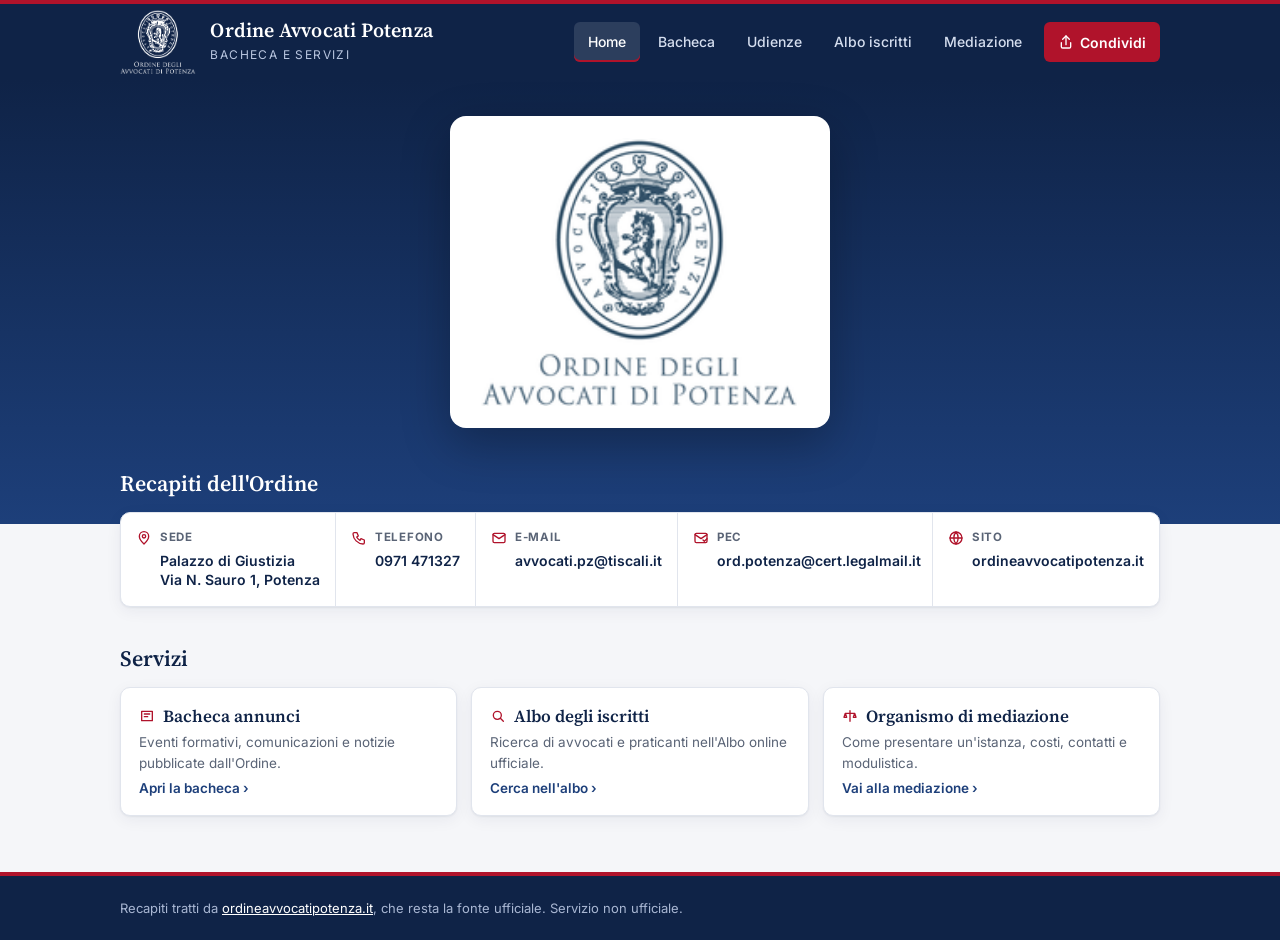
<file: site/index.html>
<!doctype html>
<html lang="it">
<head>
<meta charset="utf-8">
<meta name="viewport" content="width=device-width, initial-scale=1">
<title>Ordine Avvocati Potenza</title>
<link rel="preconnect" href="https://fonts.googleapis.com">
<link href="https://fonts.googleapis.com/css2?family=Inter:wght@400;500;600;700&family=Source+Serif+4:wght@600&display=swap" rel="stylesheet">
<link rel="icon" href="favicon.ico">
<link rel="manifest" href="manifest.webmanifest">
<meta name="theme-color" content="#0f2347">
<meta name="description" content="Recapiti, bacheca annunci, albo degli iscritti e organismo di mediazione dell'Ordine degli Avvocati di Potenza">
<meta name="apple-mobile-web-app-capable" content="yes">
<meta name="mobile-web-app-capable" content="yes">
<meta name="apple-mobile-web-app-title" content="Avvocati PZ">
<meta name="apple-mobile-web-app-status-bar-style" content="default">
<link rel="apple-touch-icon" href="img/apple-touch-icon.png">
<meta property="og:type" content="website">
<meta property="og:url" content="https://avvocati-bacheca-potenza.github.io/">
<link rel="canonical" href="https://avvocati-bacheca-potenza.github.io/">
<meta property="og:site_name" content="Ordine Avvocati Potenza">
<meta property="og:locale" content="it_IT">
<meta property="og:title" content="Ordine Avvocati Potenza">
<meta property="og:description" content="Recapiti, bacheca annunci, albo degli iscritti e organismo di mediazione.">
<meta property="og:image" content="https://avvocati-bacheca-potenza.github.io/img/anteprima-social.jpg">
<meta property="og:image:width" content="1200">
<meta property="og:image:height" content="630">
<meta property="og:image:alt" content="Ordine Avvocati Potenza — bacheca annunci e albo degli iscritti">
<meta name="twitter:card" content="summary_large_image">
<link rel="stylesheet" href="style.css">
</head>
<body>
<header class="testata">
  <div class="contenitore">
    <a class="marchio" href="./">
      <img class="stemma" src="img/logo.png" alt="Logo Ordine degli Avvocati di Potenza" width="191" height="160">
      <span class="marchio-testo"><strong>Ordine Avvocati Potenza</strong><span>Bacheca e servizi</span></span>
    </a>
    <nav class="nav">
      <a href="./" aria-current="page">Home</a>
      <a href="bacheca.html">Bacheca</a>
      <a href="udienze.html">Udienze</a>
      <a href="albo.html">Albo<span class="nav-esteso"> iscritti</span></a>
      <a href="mediazione.html">Mediazione</a>
      <button class="nav-condividi" type="button" data-condividi aria-label="Condividi il link">
        <svg width="16" height="16" viewBox="0 0 24 24" fill="none" stroke="currentColor" stroke-width="2" stroke-linecap="round" stroke-linejoin="round" aria-hidden="true"><path d="M12 3v13"/><path d="M7 8l5-5 5 5"/><path d="M5 13v6a2 2 0 0 0 2 2h10a2 2 0 0 0 2-2v-6"/></svg>
        Condividi</button>
    </nav>
  </div>
</header>

<section class="home-hero">
  <div class="contenitore">
    <img class="logo-grande" src="img/logo.png" alt="Ordine degli Avvocati di Potenza" width="191" height="160">
  </div>
</section>

<main>
  <div class="contenitore">
    <section class="home-sezione" aria-labelledby="titolo-recapiti">
      <h2 id="titolo-recapiti">Recapiti dell'Ordine</h2>
      <ul class="recapiti-riga">
          <li><svg class="ico" viewBox="0 0 24 24" aria-hidden="true"><path d="M12 21s-7-6.2-7-11.5A7 7 0 0 1 19 9.5C19 14.8 12 21 12 21z"/><circle cx="12" cy="9.5" r="2.5"/></svg><span class="etichetta">Sede</span><a href="https://www.google.com/maps/search/?api=1&query=Palazzo+di+Giustizia+Via+Nazario+Sauro+1+Potenza" target="_blank" rel="noopener">Palazzo di Giustizia<br>Via N. Sauro 1, Potenza</a></li>
          <li><svg class="ico" viewBox="0 0 24 24" aria-hidden="true"><path d="M5 4h4l2 5-2.5 1.5a11 11 0 0 0 5 5L15 13l5 2v4a2 2 0 0 1-2 2A16 16 0 0 1 3 6a2 2 0 0 1 2-2"/></svg><span class="etichetta">Telefono</span><a href="tel:+390971471327">0971 471327</a></li>
          <li><svg class="ico" viewBox="0 0 24 24" aria-hidden="true"><rect x="3" y="5" width="18" height="14" rx="2"/><path d="M3 7l9 6 9-6"/></svg><span class="etichetta">E-mail</span><a href="mailto:avvocati.pz@tiscali.it">avvocati.pz@tiscali.it</a></li>
          <li><svg class="ico" viewBox="0 0 24 24" aria-hidden="true"><rect x="3" y="5" width="18" height="14" rx="2"/><path d="M3 7l9 6 9-6"/><path d="M15 15l2 2 4-4"/></svg><span class="etichetta">PEC</span><a href="mailto:ord.potenza@cert.legalmail.it">ord.potenza@cert.legalmail.it</a></li>
          <li><svg class="ico" viewBox="0 0 24 24" aria-hidden="true"><circle cx="12" cy="12" r="9"/><path d="M3 12h18M12 3a14 14 0 0 1 0 18M12 3a14 14 0 0 0 0 18"/></svg><span class="etichetta">Sito</span><a href="https://www.ordineavvocatipotenza.it/" target="_blank" rel="noopener">ordineavvocatipotenza.it</a></li>
        </ul>
    </section>

    <section class="home-sezione" aria-labelledby="titolo-servizi">
      <h2 id="titolo-servizi">Servizi</h2>
      <div class="servizi">
        <a class="servizio" href="bacheca.html">
          <strong><svg class="ico" viewBox="0 0 24 24" aria-hidden="true"><path d="M4 5h16v14H4z"/><path d="M8 9h8M8 13h5"/></svg>Bacheca annunci</strong>
          <span>Eventi formativi, comunicazioni e notizie pubblicate dall'Ordine.</span>
          <em>Apri la bacheca ›</em>
        </a>
        <a class="servizio" href="albo.html">
          <strong><svg class="ico" viewBox="0 0 24 24" aria-hidden="true"><circle cx="11" cy="11" r="6"/><path d="M20 20l-4.5-4.5"/></svg>Albo degli iscritti</strong>
          <span>Ricerca di avvocati e praticanti nell'Albo online ufficiale.</span>
          <em>Cerca nell'albo ›</em>
        </a>
        <a class="servizio" href="mediazione.html">
          <strong><svg class="ico" viewBox="0 0 24 24" aria-hidden="true"><path d="M12 4v16M5 8h14M5 8l-2 6h4zM19 8l-2 6h4z"/></svg>Organismo di mediazione</strong>
          <span>Come presentare un'istanza, costi, contatti e modulistica.</span>
          <em>Vai alla mediazione ›</em>
        </a>
      </div>
    </section>
  </div>
</main>

<footer class="piede-pagina">
  <div class="contenitore">
    <span>Recapiti tratti da <a href="https://www.ordineavvocatipotenza.it/contatti-e-iban" target="_blank" rel="noopener">ordineavvocatipotenza.it</a>, che resta la fonte ufficiale. Servizio non ufficiale.</span>
  </div>
</footer>
<script src="app.js" defer></script>
</body>
</html>
</file>
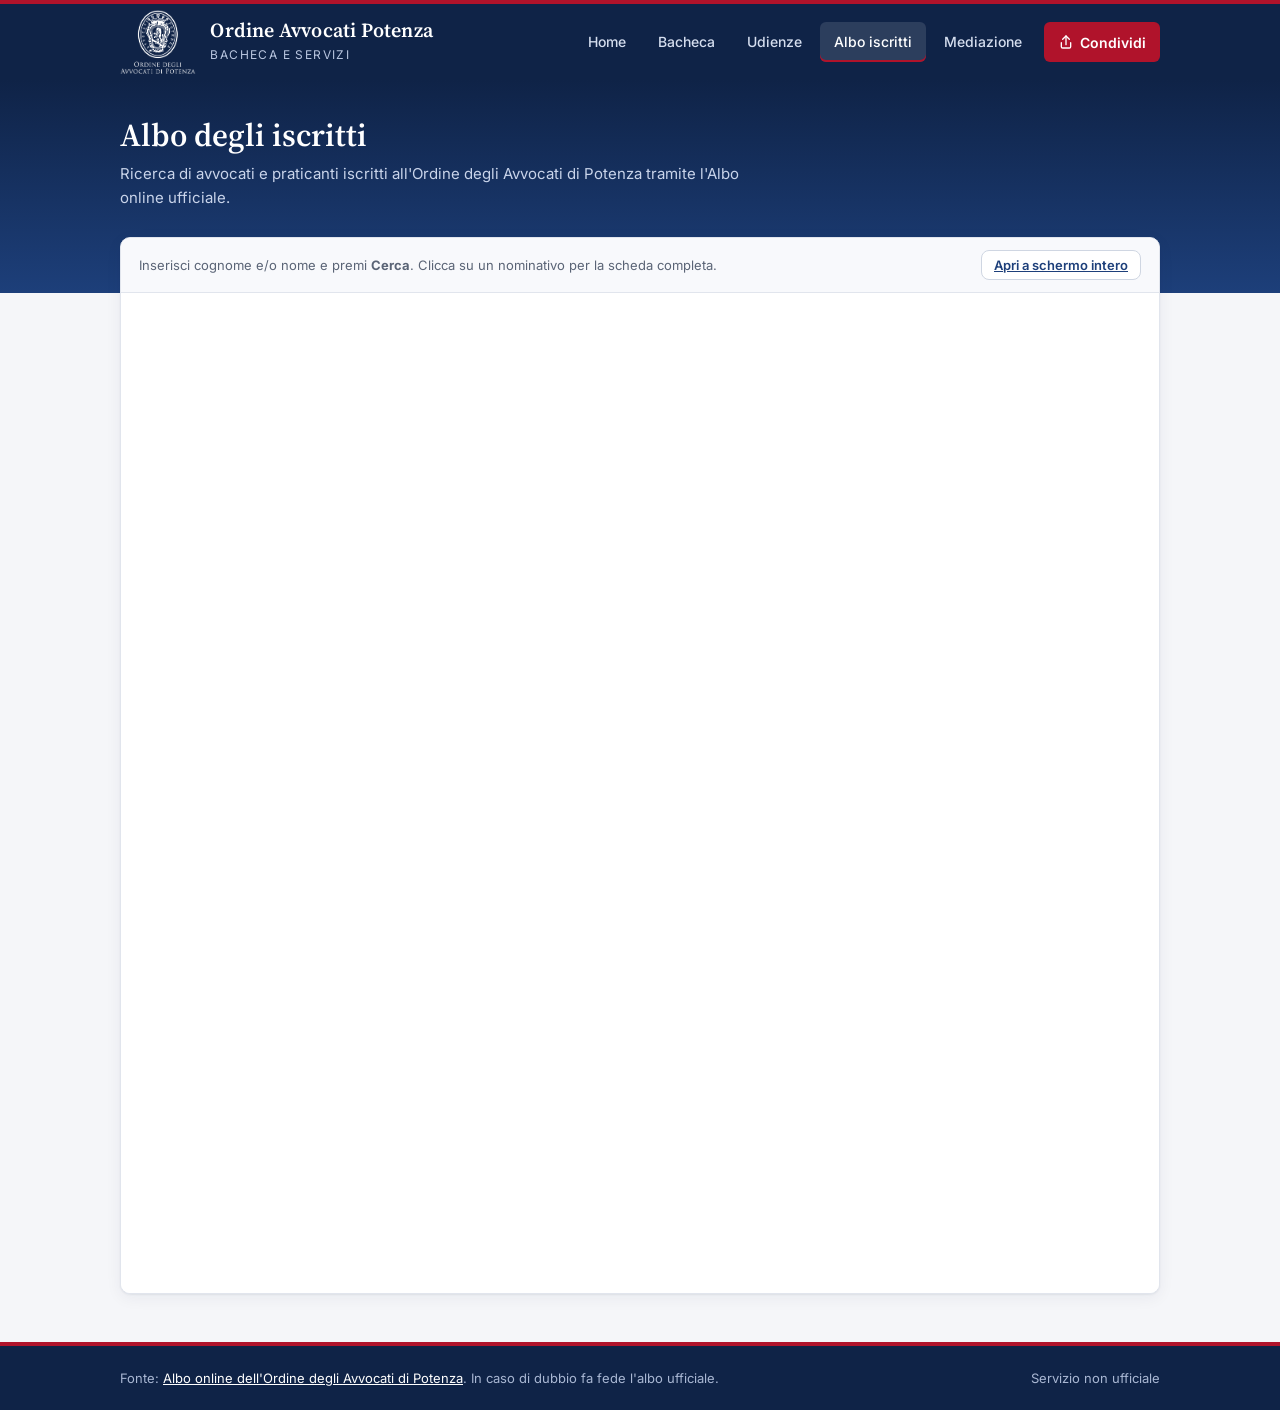
<file: site/albo.html>
<!doctype html>
<html lang="it">
<head>
<meta charset="utf-8">
<meta name="viewport" content="width=device-width, initial-scale=1">
<title>Albo Iscritti · Ordine Avvocati Potenza</title>
<link rel="preconnect" href="https://fonts.googleapis.com">
<link href="https://fonts.googleapis.com/css2?family=Inter:wght@400;500;600;700&family=Source+Serif+4:wght@600&display=swap" rel="stylesheet">
<link rel="icon" href="favicon.ico">
<link rel="manifest" href="manifest.webmanifest">
<meta name="theme-color" content="#0f2347">
<meta name="description" content="Albo degli iscritti e bacheca annunci dell'Ordine degli Avvocati di Potenza">
<meta name="apple-mobile-web-app-capable" content="yes">
<meta name="mobile-web-app-capable" content="yes">
<meta name="apple-mobile-web-app-title" content="Avvocati PZ">
<meta name="apple-mobile-web-app-status-bar-style" content="default">
<link rel="apple-touch-icon" href="img/apple-touch-icon.png">
<meta property="og:type" content="website">
<meta property="og:url" content="https://avvocati-bacheca-potenza.github.io/albo.html">
<link rel="canonical" href="https://avvocati-bacheca-potenza.github.io/albo.html">
<meta property="og:site_name" content="Ordine Avvocati Potenza">
<meta property="og:locale" content="it_IT">
<meta property="og:title" content="Albo degli iscritti · Ordine Avvocati Potenza">
<meta property="og:description" content="Ricerca di avvocati e praticanti iscritti all'Ordine degli Avvocati di Potenza.">
<meta property="og:image" content="https://avvocati-bacheca-potenza.github.io/img/anteprima-social.jpg">
<meta property="og:image:width" content="1200">
<meta property="og:image:height" content="630">
<meta property="og:image:alt" content="Ordine Avvocati Potenza — bacheca annunci e albo degli iscritti">
<meta name="twitter:card" content="summary_large_image">
<link rel="stylesheet" href="style.css">
</head>
<body>
<header class="testata">
  <div class="contenitore">
    <a class="marchio" href="./">
      <img class="stemma" src="img/logo.png" alt="Logo Ordine degli Avvocati di Potenza" width="191" height="160">
      <span class="marchio-testo"><strong>Ordine Avvocati Potenza</strong><span>Bacheca e servizi</span></span>
    </a>
    <nav class="nav">
      <a href="./">Home</a>
      <a href="bacheca.html">Bacheca</a>
      <a href="udienze.html">Udienze</a>
      <a href="albo.html" aria-current="page">Albo<span class="nav-esteso"> iscritti</span></a>
      <a href="mediazione.html">Mediazione</a>
      <button class="nav-condividi" type="button" data-condividi aria-label="Condividi il link">
        <svg width="16" height="16" viewBox="0 0 24 24" fill="none" stroke="currentColor" stroke-width="2" stroke-linecap="round" stroke-linejoin="round" aria-hidden="true"><path d="M12 3v13"/><path d="M7 8l5-5 5 5"/><path d="M5 13v6a2 2 0 0 0 2 2h10a2 2 0 0 0 2-2v-6"/></svg>
        Condividi</button>
    </nav>
  </div>
</header>

<section class="intro">
  <div class="contenitore">
    <h1>Albo degli iscritti</h1>
    <p>Ricerca di avvocati e praticanti iscritti all'Ordine degli Avvocati di Potenza tramite l'Albo online ufficiale.</p>
  </div>
</section>

<main>
  <div class="contenitore sovrapposto">
    <div class="scheda-box albo-box">
      <div class="barra-stato">
        <span>Inserisci cognome e/o nome e premi <strong>Cerca</strong>. Clicca su un nominativo per la scheda completa.</span>
        <a class="btn secondario piccolo" href="https://iscrivo.dcssrl.it/ISCRIVO-ALBOONLINE3/532baa2b318b3626b1035e1e6e7e4462f6" target="_blank" rel="noopener">Apri a schermo intero</a>
      </div>
      <iframe class="albo-frame" title="Albo online dell'Ordine degli Avvocati di Potenza"
              src="https://iscrivo.dcssrl.it/ISCRIVO-ALBOONLINE3/532baa2b318b3626b1035e1e6e7e4462f6"
              loading="lazy" referrerpolicy="no-referrer"></iframe>
    </div>
  </div>
</main>

<footer class="piede-pagina">
  <div class="contenitore">
    <span>Fonte: <a href="https://www.ordineavvocatipotenza.it/albo-degli-avvocati" target="_blank" rel="noopener">Albo online dell'Ordine degli Avvocati di Potenza</a>. In caso di dubbio fa fede l'albo ufficiale.</span>
    <span>Servizio non ufficiale</span>
  </div>
</footer>
<script src="app.js" defer></script>
</body>
</html>
</file>
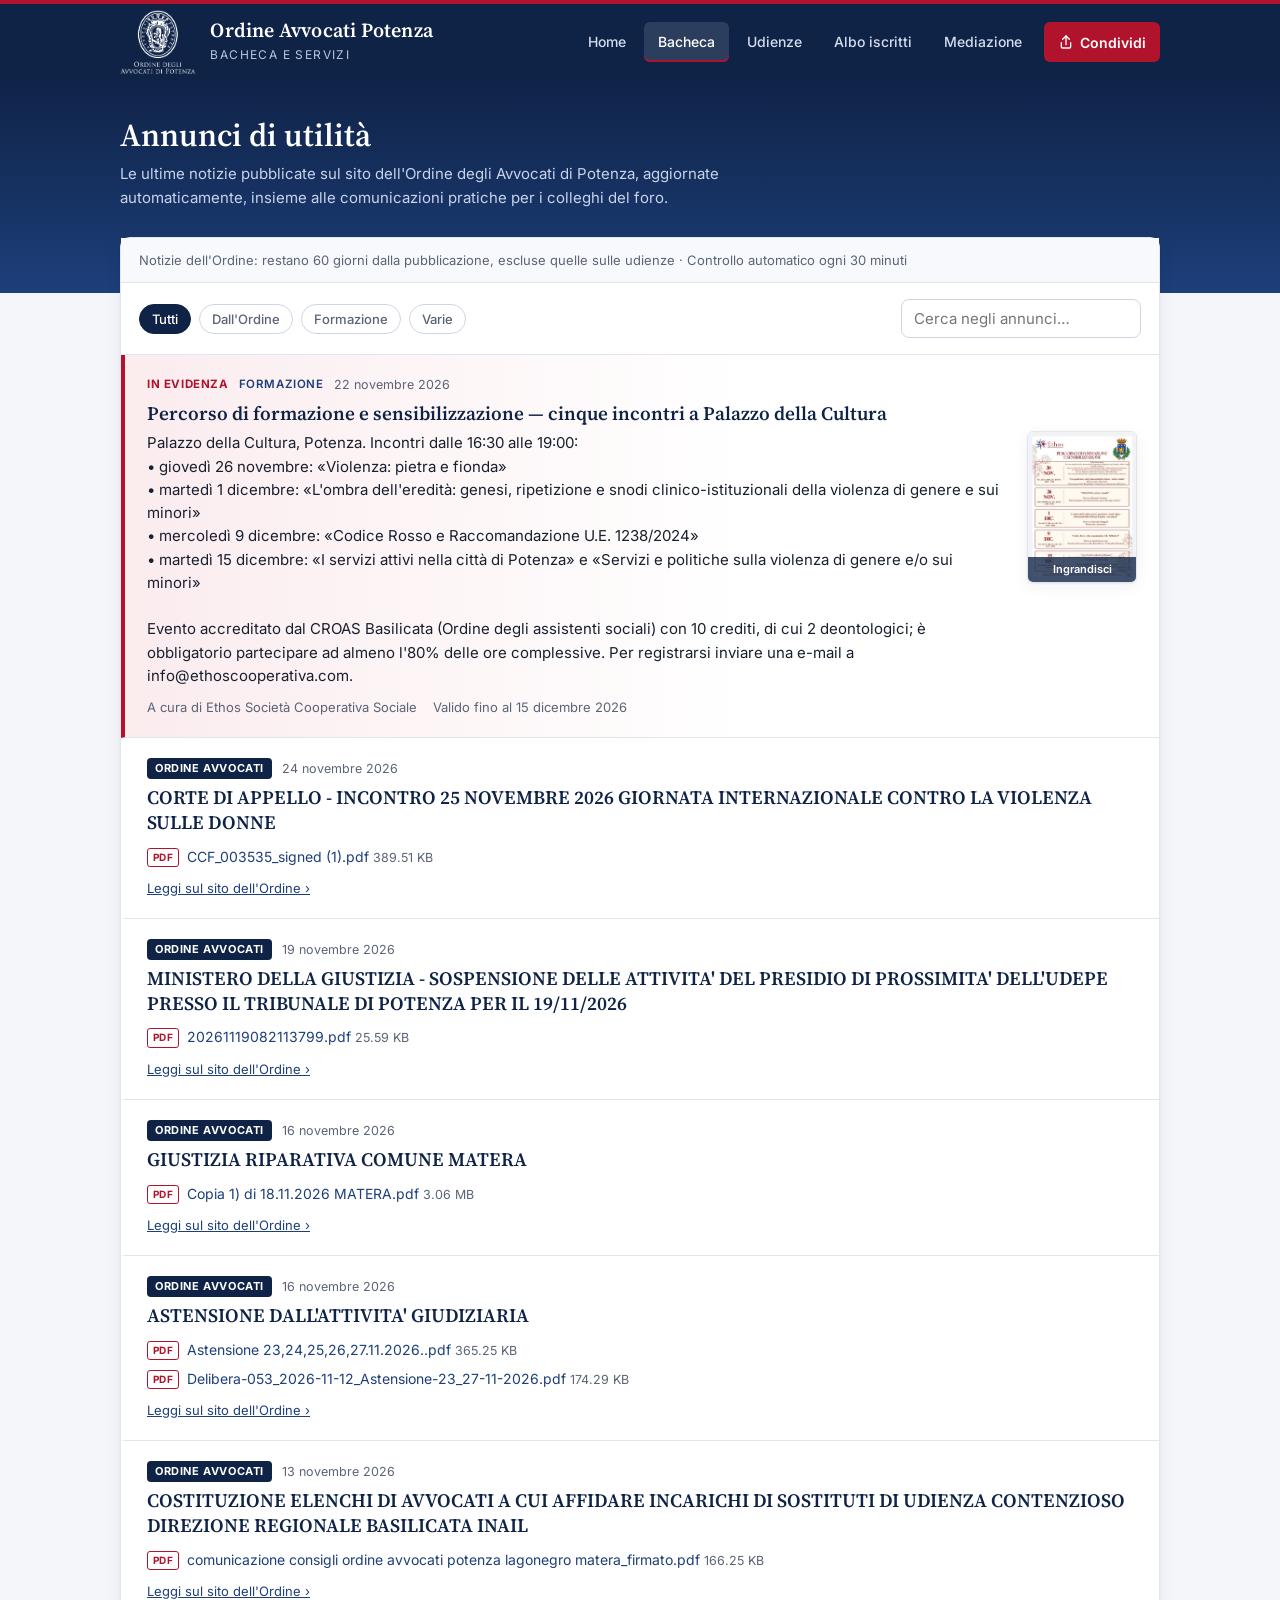
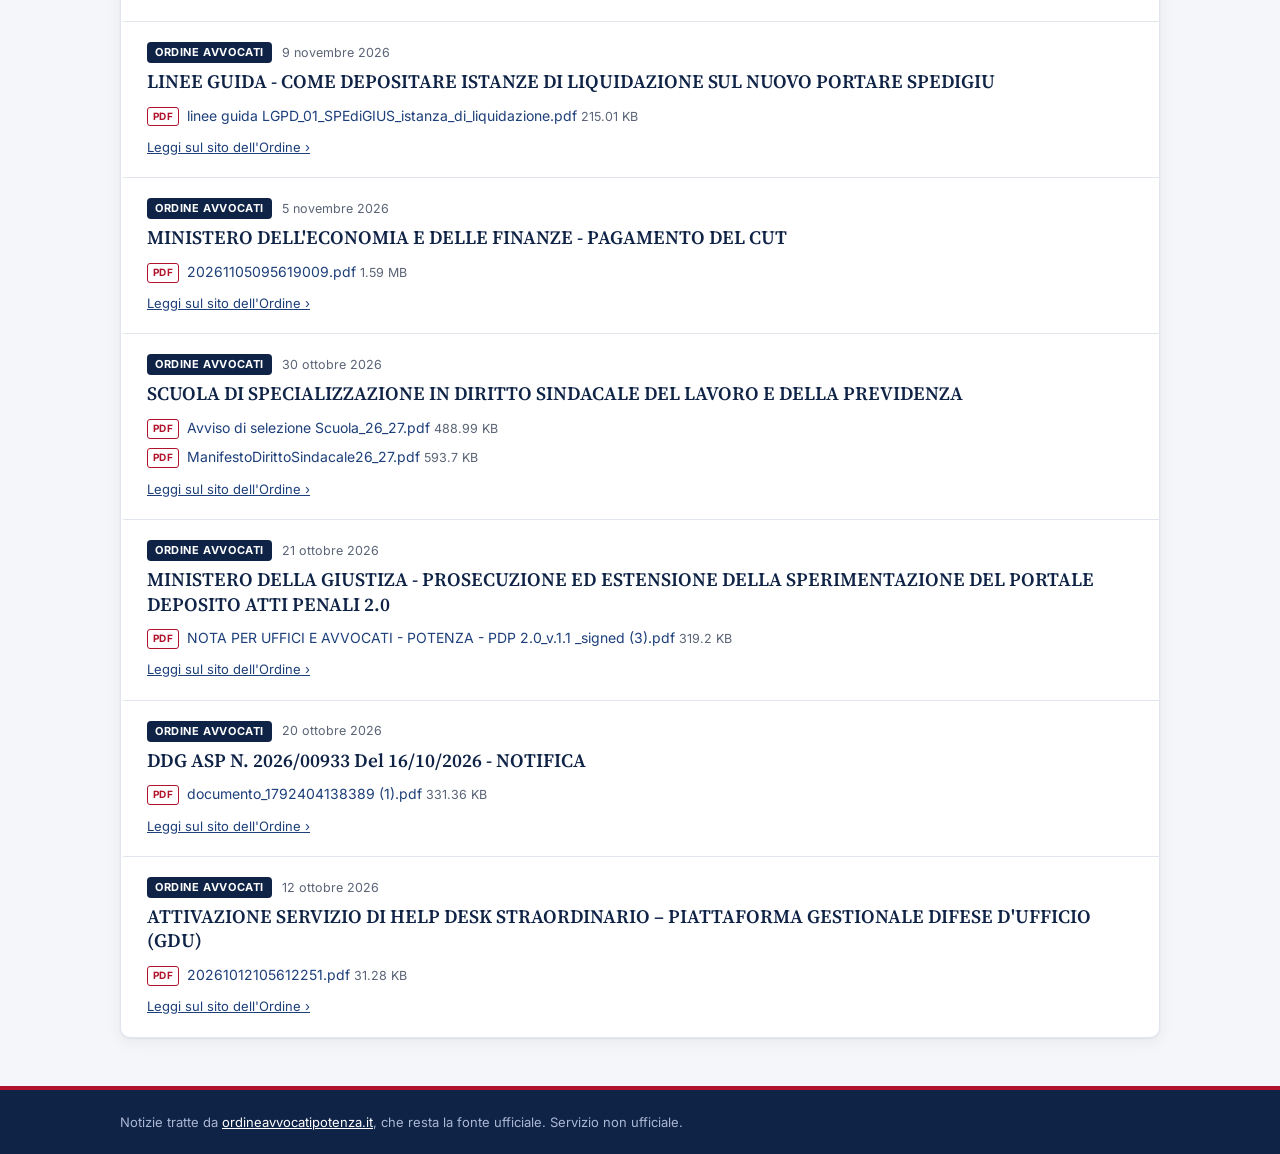
<file: site/annunci.html>
<!doctype html>
<html lang="it">
<head>
<meta charset="utf-8">
<title>Bacheca annunci · Ordine Avvocati Potenza</title>
<link rel="canonical" href="https://avvocati-bacheca-potenza.github.io/bacheca.html">
<meta http-equiv="refresh" content="0; url=bacheca.html">
<script>location.replace("bacheca.html");</script>
</head>
<body>
<p>La bacheca si è spostata: <a href="bacheca.html">vai alla bacheca annunci</a>.</p>
</body>
</html>
</file>
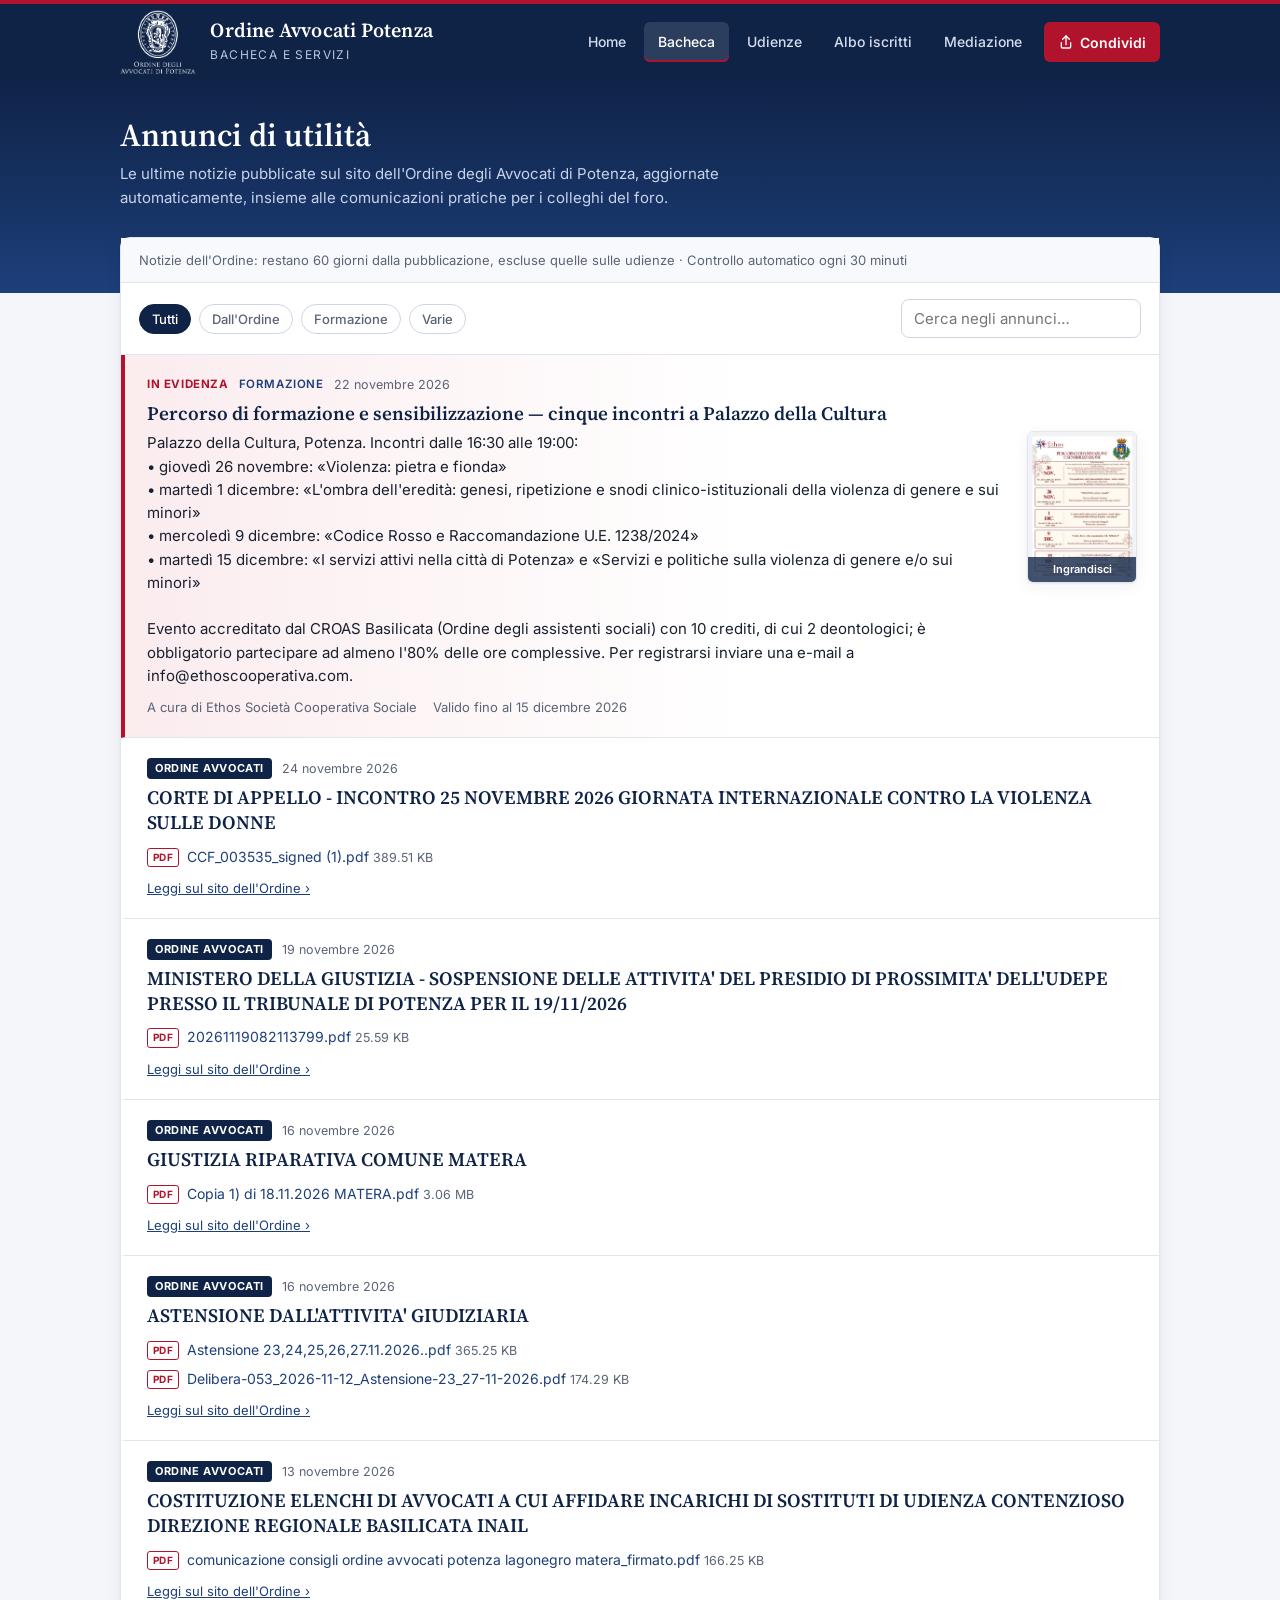
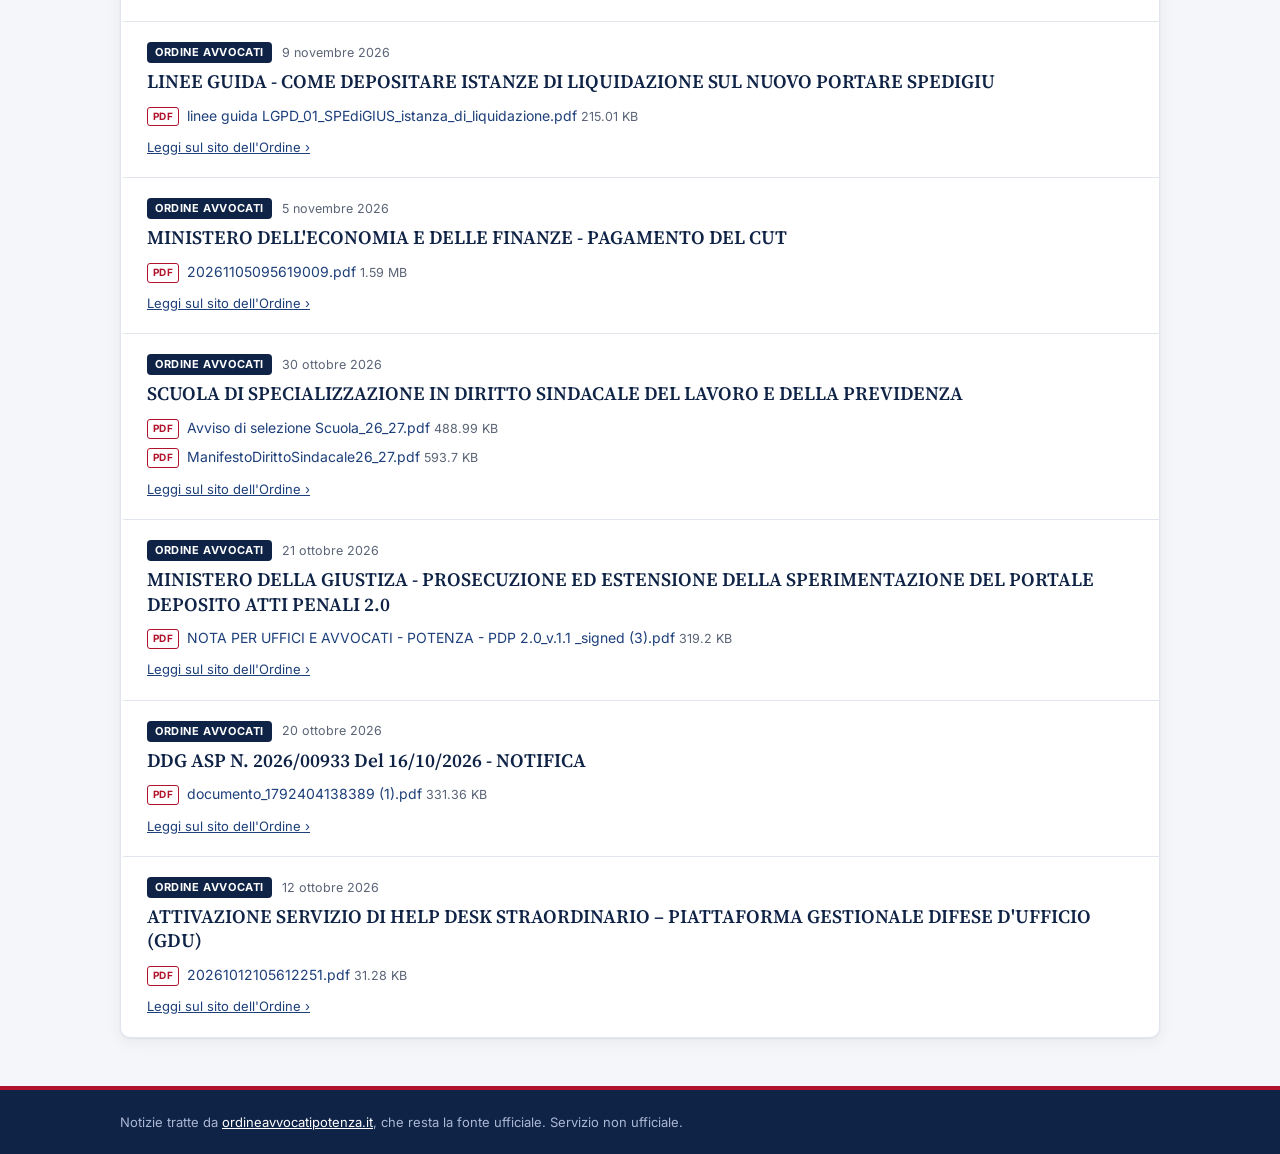
<file: site/bacheca.html>
<!doctype html>
<html lang="it">
<head>
<meta charset="utf-8">
<meta name="viewport" content="width=device-width, initial-scale=1">
<title>Annunci di Utilità · Ordine Avvocati Potenza</title>
<link rel="preconnect" href="https://fonts.googleapis.com">
<link href="https://fonts.googleapis.com/css2?family=Inter:wght@400;500;600;700&family=Source+Serif+4:wght@600&display=swap" rel="stylesheet">
<link rel="icon" href="favicon.ico">
<link rel="manifest" href="manifest.webmanifest">
<meta name="theme-color" content="#0f2347">
<meta name="description" content="Albo degli iscritti e bacheca annunci dell'Ordine degli Avvocati di Potenza">
<meta name="apple-mobile-web-app-capable" content="yes">
<meta name="mobile-web-app-capable" content="yes">
<meta name="apple-mobile-web-app-title" content="Avvocati PZ">
<meta name="apple-mobile-web-app-status-bar-style" content="default">
<link rel="apple-touch-icon" href="img/apple-touch-icon.png">
<meta property="og:type" content="website">
<meta property="og:url" content="https://avvocati-bacheca-potenza.github.io/bacheca.html">
<link rel="canonical" href="https://avvocati-bacheca-potenza.github.io/bacheca.html">
<meta property="og:site_name" content="Ordine Avvocati Potenza">
<meta property="og:locale" content="it_IT">
<meta property="og:title" content="Bacheca annunci · Ordine Avvocati Potenza">
<meta property="og:description" content="Annunci di utilità, eventi formativi e notizie dell'Ordine degli Avvocati di Potenza.">
<meta property="og:image" content="https://avvocati-bacheca-potenza.github.io/img/anteprima-social.jpg">
<meta property="og:image:width" content="1200">
<meta property="og:image:height" content="630">
<meta property="og:image:alt" content="Ordine Avvocati Potenza — bacheca annunci e albo degli iscritti">
<meta name="twitter:card" content="summary_large_image">
<link rel="stylesheet" href="style.css">
</head>
<body>
<header class="testata">
  <div class="contenitore">
    <a class="marchio" href="./">
      <img class="stemma" src="img/logo.png" alt="Logo Ordine degli Avvocati di Potenza" width="191" height="160">
      <span class="marchio-testo"><strong>Ordine Avvocati Potenza</strong><span>Bacheca e servizi</span></span>
    </a>
    <nav class="nav">
      <a href="./">Home</a>
      <a href="bacheca.html" aria-current="page">Bacheca</a>
      <a href="udienze.html">Udienze</a>
      <a href="albo.html">Albo<span class="nav-esteso"> iscritti</span></a>
      <a href="mediazione.html">Mediazione</a>
      <button class="nav-condividi" type="button" data-condividi aria-label="Condividi il link">
        <svg width="16" height="16" viewBox="0 0 24 24" fill="none" stroke="currentColor" stroke-width="2" stroke-linecap="round" stroke-linejoin="round" aria-hidden="true"><path d="M12 3v13"/><path d="M7 8l5-5 5 5"/><path d="M5 13v6a2 2 0 0 0 2 2h10a2 2 0 0 0 2-2v-6"/></svg>
        Condividi</button>
    </nav>
  </div>
</header>

<section class="intro">
  <div class="contenitore">
    <h1>Annunci di utilità</h1>
    <p>Le ultime notizie pubblicate sul sito dell'Ordine degli Avvocati di Potenza, aggiornate automaticamente, insieme alle comunicazioni pratiche per i colleghi del foro.</p>
  </div>
</section>

<main>
  <div class="contenitore sovrapposto">
    <div class="scheda-box">
      <div class="barra-stato" id="stato">
        <span id="stato-testo">Caricamento…</span>
      </div>
      <div class="filtri" id="filtri">
        <button class="chip attivo" data-filtro="">Tutti</button>
        <button class="chip" data-filtro="ordine">Dall'Ordine</button>
        <input type="search" id="cerca" placeholder="Cerca negli annunci…" aria-label="Cerca negli annunci">
      </div>
      <ul class="annunci" id="annunci"><li class="stato">Caricamento…</li></ul>
      <div class="paginazione" id="altro" hidden><button class="btn secondario piccolo" id="mostra-altri">Mostra altri</button></div>
    </div>
  </div>
</main>

<div class="ingrandita" id="ingrandita" role="dialog" aria-modal="true" aria-label="Immagine ingrandita" hidden>
  <button class="chiudi" aria-label="Chiudi">&times;</button>
  <img id="ingrandita-img" alt="">
</div>

<footer class="piede-pagina">
  <div class="contenitore">
    <span>Notizie tratte da <a href="https://www.ordineavvocatipotenza.it/" target="_blank" rel="noopener">ordineavvocatipotenza.it</a>, che resta la fonte ufficiale. Servizio non ufficiale.</span>
  </div>
</footer>

<script>
const $ = s => document.querySelector(s);
const esc = s => String(s ?? "").replace(/[&<>"']/g, c => ({"&":"&amp;","<":"&lt;",">":"&gt;",'"':"&quot;","'":"&#39;"}[c]));
const data = iso => iso ? new Date(iso + "T00:00:00").toLocaleDateString("it-IT", {day: "numeric", month: "long", year: "numeric"}) : "";
const oggi = () => { const d = new Date(); return new Date(d - d.getTimezoneOffset() * 60000).toISOString().slice(0, 10); };
const PASSO = 25;
// Regola della bacheca: ciò che non ha una scadenza propria resta visibile al massimo 30 giorni dalla pubblicazione.
const GIORNI_IN_BACHECA = 30;
const GIORNI_NOTIZIE_ORDINE = 60;  // le notizie dell'Ordine restano 60 giorni dalla pubblicazione
const piuGiorni = (iso, n) => { const d = new Date(iso + "T00:00:00Z"); d.setUTCDate(d.getUTCDate() + n); return d.toISOString().slice(0, 10); };
const ultimoGiorno = (pubblicato, scade) => scade || piuGiorni(pubblicato, GIORNI_IN_BACHECA - 1);

let ultimaVisita = null;
try {
  ultimaVisita = localStorage.getItem("ultimaVisita");
  localStorage.setItem("ultimaVisita", new Date().toISOString());
} catch (e) {}
ultimaVisita = ultimaVisita ? new Date(ultimaVisita) : null;

let voci = [], filtro = "", visibili = PASSO, notizieDal = null;

function nuova(v) {
  return v.fonte === "ordine" && ultimaVisita && v.rilevato_il && new Date(v.rilevato_il) > ultimaVisita;
}

function voceHtml(v) {
  if (v.fonte === "ordine") {
    return `<li class="annuncio ${nuova(v) ? "novita" : ""}">
      <div class="riga">
        ${nuova(v) ? '<span class="badge-nuovo">Nuovo</span>' : ""}
        <span class="fonte-ordine">Ordine Avvocati</span>
        <span>${data(v.data)}</span>
      </div>
      <h3><a class="titolo-link" href="${esc(v.link)}" target="_blank" rel="noopener">${esc(v.titolo)}</a></h3>
      ${v.testo ? `<p>${esc(v.testo)}</p>` : ""}
      ${(v.allegati || []).length ? `<ul class="allegati">${v.allegati.map(a =>
        `<li><a href="${esc(a.url)}" target="_blank" rel="noopener"><span class="tipo-file">${esc((a.nome.split(".").pop() || "file").slice(0, 4))}</span>${esc(a.nome)}</a>${a.dimensione ? ` <span class="dim">${esc(a.dimensione)}</span>` : ""}</li>`).join("")}</ul>` : ""}
      <div class="piede"><a href="${esc(v.link)}" target="_blank" rel="noopener">Leggi sul sito dell'Ordine ›</a></div>
    </li>`;
  }
  return `<li class="annuncio ${v.in_evidenza ? "evidenza" : ""}">
    <div class="riga">
      ${v.in_evidenza ? '<span class="fissato">In evidenza</span>' : ""}
      <span class="categoria">${esc(v.categoria)}</span>
      <span>${data(v.data)}</span>
    </div>
    <h3>${esc(v.titolo)}</h3>
    <div class="${v.immagine ? "con-immagine" : ""}">
      <p>${esc(v.testo)}</p>
      ${v.immagine ? `<a class="annuncio-img" href="${esc(v.immagine)}" data-ingrandisci title="Clicca per ingrandire">
        <img src="${esc(v.immagine)}" alt="${esc(v.immagine_alt || v.titolo)}" loading="lazy"><span class="lente">Ingrandisci</span></a>` : ""}
    </div>
    <div class="piede">
      ${v.autore ? `<span>A cura di ${esc(v.autore)}</span>` : ""}
      ${v.scade_il ? `<span>Valido fino al ${data(v.scade_il)}</span>` : ""}
      ${v.link ? `<a href="${esc(v.link)}" target="_blank" rel="noopener">Approfondisci ›</a>` : ""}
    </div>
  </li>`;
}

function mostra() {
  const testo = $("#cerca").value.trim().toLowerCase();
  const lista = voci.filter(v =>
    (!filtro || (filtro === "ordine" ? v.fonte === "ordine" : v.categoria === filtro)) &&
    (!testo || [v.titolo, v.testo, v.autore, ...(v.allegati || []).map(a => a.nome)].join(" ").toLowerCase().includes(testo)));
  const vuoto = filtro === "ordine" && !testo
    ? `<li class="stato"><strong>Nessuna notizia dall'Ordine</strong>Negli ultimi 60 giorni l'Ordine non ha pubblicato notizie, a parte quelle sulle udienze, che trovi nella pagina <a href="udienze.html">Udienze</a>. Compariranno qui automaticamente.</li>`
    : `<li class="stato"><strong>Nessun annuncio${filtro && filtro !== "ordine" ? " in «" + esc(filtro) + "»" : ""}</strong>Al momento non ci sono annunci${filtro && filtro !== "ordine" ? " in questa sezione" : " per questa ricerca"}.</li>`;
  $("#annunci").innerHTML = lista.length ? lista.slice(0, visibili).map(voceHtml).join("") : vuoto;
  $("#altro").hidden = lista.length <= visibili;
}

async function leggi(url, vuoto) {
  try {
    const r = await fetch(url, {cache: "no-cache"});
    if (!r.ok) throw new Error(r.status);
    return await r.json();
  } catch (e) {
    return vuoto;
  }
}

async function carica() {
  const [a, n] = await Promise.all([
    leggi("data/annunci.json", {annunci: [], categorie: []}),
    leggi("data/notizie.json", {notizie: [], dal: null}),
  ]);
  const g = oggi();
  // Annunci visibili: già pubblicati e non scaduti (scadenza propria, altrimenti 30 giorni).
  const locali = a.annunci
    .filter(x => (!x.pubblicato_il || x.pubblicato_il <= g) && ultimoGiorno(x.pubblicato_il || g, x.scade_il) >= g)
    .map(x => ({...x, fonte: "locale", data: x.pubblicato_il || g}));
  // Le notizie sulle udienze sono nella pagina Udienze, non in bacheca.
  const ordine = n.notizie
    .filter(x => x.tipo !== "udienze" && piuGiorni(x.data, GIORNI_NOTIZIE_ORDINE - 1) >= g)
    .map(x => ({...x, fonte: "ordine"}));
  notizieDal = n.dal;
  // Ordine: prima gli eventi (annunci con una data), in ordine decrescente, dal più lontano nel tempo al più vicino
  // (conta la data finale dell'evento, scade_il); poi gli annunci in evidenza senza data; poi il resto
  // (notizie dell'Ordine comprese) dal più recente.
  const gruppo = v => v.fonte === "locale" && v.scade_il ? 0 : v.in_evidenza ? 1 : 2;
  voci = [...locali, ...ordine].sort((x, y) => gruppo(x) - gruppo(y) ||
    (gruppo(x) === 0 ? y.scade_il.localeCompare(x.scade_il) : y.data.localeCompare(x.data)));
  // La sezione «Varie» resta sempre visibile, anche quando non ha annunci; le altre compaiono solo se ne hanno.
  const usate = new Set([...locali.map(x => x.categoria), "Varie"]);
  document.querySelectorAll(".chip[data-cat]").forEach(c => c.remove());
  $("#cerca").insertAdjacentHTML("beforebegin",
    a.categorie.filter(c => usate.has(c)).map(c => `<button class="chip ${filtro === c ? "attivo" : ""}" data-filtro="${esc(c)}" data-cat>${esc(c)}</button>`).join(""));
  const nuove = voci.filter(nuova).length;
  $("#stato-testo").innerHTML = (nuove ? `<strong class="testo-nuovo">${nuove} novità dall'Ordine dalla tua ultima visita</strong> · ` : "") +
    "Notizie dell'Ordine: restano 60 giorni dalla pubblicazione, escluse quelle sulle udienze · Controllo automatico ogni 30 minuti";
  mostra();
}

carica();
setInterval(carica, 5 * 60 * 1000);

$("#filtri").addEventListener("click", e => {
  const b = e.target.closest(".chip");
  if (!b) return;
  document.querySelectorAll(".chip").forEach(c => c.classList.toggle("attivo", c === b));
  filtro = b.dataset.filtro;
  visibili = PASSO;
  mostra();
});
$("#cerca").addEventListener("input", () => { visibili = PASSO; mostra(); });
$("#mostra-altri").addEventListener("click", () => { visibili += PASSO; mostra(); });

// Ingrandimento delle immagini degli annunci in sovrimpressione.
$("#annunci").addEventListener("click", e => {
  const a = e.target.closest("[data-ingrandisci]");
  if (!a) return;
  e.preventDefault();
  const img = a.querySelector("img");
  $("#ingrandita-img").src = a.href;
  $("#ingrandita-img").alt = img.alt;
  $("#ingrandita").hidden = false;
  $("#ingrandita .chiudi").focus();
});
function chiudiIngrandita() { $("#ingrandita").hidden = true; $("#ingrandita-img").src = ""; }
$("#ingrandita").addEventListener("click", e => { if (e.target.id !== "ingrandita-img") chiudiIngrandita(); });
document.addEventListener("keydown", e => { if (e.key === "Escape") chiudiIngrandita(); });
</script>
<script src="app.js" defer></script>
</body>
</html>
</file>
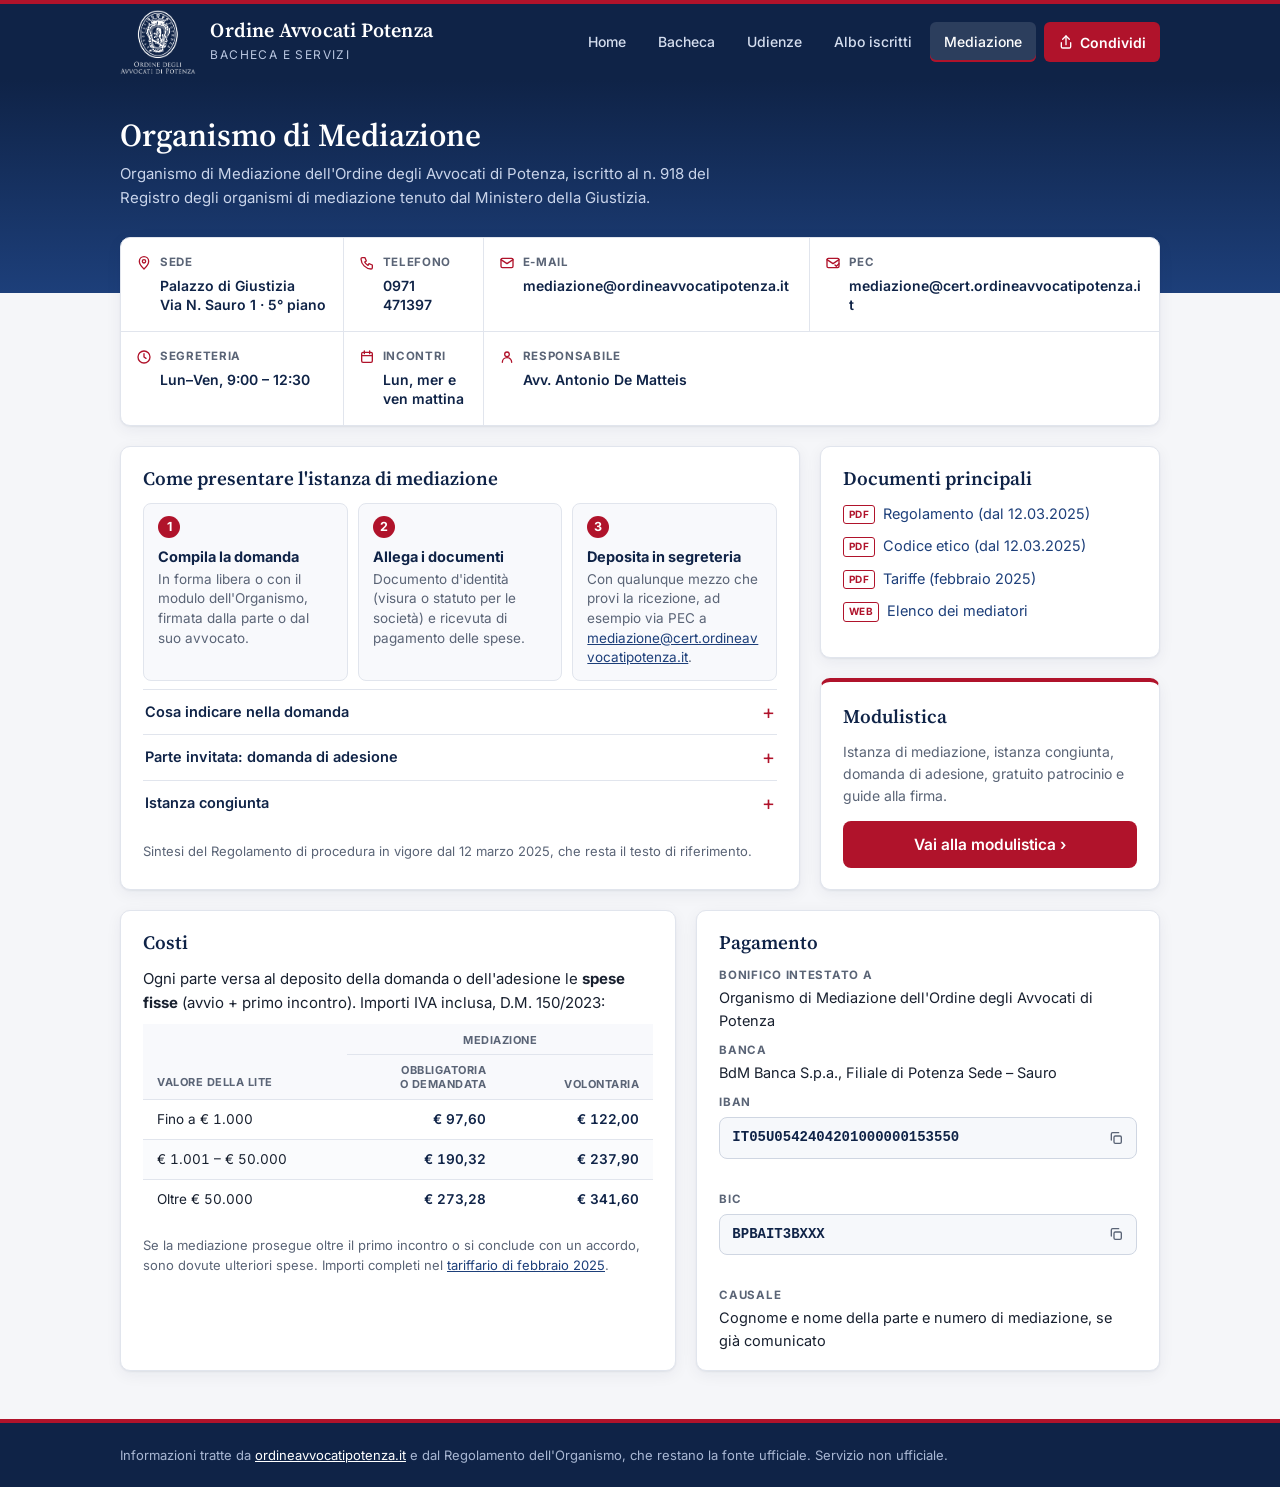
<file: site/mediazione.html>
<!doctype html>
<html lang="it">
<head>
<meta charset="utf-8">
<meta name="viewport" content="width=device-width, initial-scale=1">
<title>Organismo di Mediazione · Ordine Avvocati Potenza</title>
<link rel="preconnect" href="https://fonts.googleapis.com">
<link href="https://fonts.googleapis.com/css2?family=Inter:wght@400;500;600;700&family=Source+Serif+4:wght@600&display=swap" rel="stylesheet">
<link rel="icon" href="favicon.ico">
<link rel="manifest" href="manifest.webmanifest">
<meta name="theme-color" content="#0f2347">
<meta name="description" content="Organismo di Mediazione dell'Ordine degli Avvocati di Potenza: istanze, costi, contatti e modulistica">
<meta name="apple-mobile-web-app-capable" content="yes">
<meta name="mobile-web-app-capable" content="yes">
<meta name="apple-mobile-web-app-title" content="Avvocati PZ">
<meta name="apple-mobile-web-app-status-bar-style" content="default">
<link rel="apple-touch-icon" href="img/apple-touch-icon.png">
<meta property="og:type" content="website">
<meta property="og:url" content="https://avvocati-bacheca-potenza.github.io/mediazione.html">
<link rel="canonical" href="https://avvocati-bacheca-potenza.github.io/mediazione.html">
<meta property="og:site_name" content="Ordine Avvocati Potenza">
<meta property="og:locale" content="it_IT">
<meta property="og:title" content="Organismo di Mediazione · Ordine Avvocati Potenza">
<meta property="og:description" content="Come presentare un'istanza di mediazione, costi, contatti e modulistica.">
<meta property="og:image" content="https://avvocati-bacheca-potenza.github.io/img/anteprima-social.jpg">
<meta property="og:image:width" content="1200">
<meta property="og:image:height" content="630">
<meta property="og:image:alt" content="Ordine Avvocati Potenza — bacheca annunci e albo degli iscritti">
<meta name="twitter:card" content="summary_large_image">
<link rel="stylesheet" href="style.css">
</head>
<body>
<header class="testata">
  <div class="contenitore">
    <a class="marchio" href="./">
      <img class="stemma" src="img/logo.png" alt="Logo Ordine degli Avvocati di Potenza" width="191" height="160">
      <span class="marchio-testo"><strong>Ordine Avvocati Potenza</strong><span>Bacheca e servizi</span></span>
    </a>
    <nav class="nav">
      <a href="./">Home</a>
      <a href="bacheca.html">Bacheca</a>
      <a href="udienze.html">Udienze</a>
      <a href="albo.html">Albo<span class="nav-esteso"> iscritti</span></a>
      <a href="mediazione.html" aria-current="page">Mediazione</a>
      <button class="nav-condividi" type="button" data-condividi aria-label="Condividi il link">
        <svg width="16" height="16" viewBox="0 0 24 24" fill="none" stroke="currentColor" stroke-width="2" stroke-linecap="round" stroke-linejoin="round" aria-hidden="true"><path d="M12 3v13"/><path d="M7 8l5-5 5 5"/><path d="M5 13v6a2 2 0 0 0 2 2h10a2 2 0 0 0 2-2v-6"/></svg>
        Condividi</button>
    </nav>
  </div>
</header>

<section class="intro">
  <div class="contenitore">
    <h1>Organismo di Mediazione</h1>
    <p>Organismo di Mediazione dell'Ordine degli Avvocati di Potenza, iscritto al n. 918 del Registro degli organismi di mediazione tenuto dal Ministero della Giustizia.</p>
  </div>
</section>

<main>
  <div class="contenitore sovrapposto">
    <ul class="recapiti-riga fitta" aria-label="Sede e contatti dell'Organismo di mediazione">
      <li><svg class="ico" viewBox="0 0 24 24" aria-hidden="true"><path d="M12 21s-7-6.2-7-11.5A7 7 0 0 1 19 9.5C19 14.8 12 21 12 21z"/><circle cx="12" cy="9.5" r="2.5"/></svg><span class="etichetta">Sede</span><a href="https://www.google.com/maps/search/?api=1&query=Palazzo+di+Giustizia+Via+Nazario+Sauro+1+Potenza" target="_blank" rel="noopener">Palazzo di Giustizia<br>Via N. Sauro 1 · 5° piano</a></li>
      <li><svg class="ico" viewBox="0 0 24 24" aria-hidden="true"><path d="M5 4h4l2 5-2.5 1.5a11 11 0 0 0 5 5L15 13l5 2v4a2 2 0 0 1-2 2A16 16 0 0 1 3 6a2 2 0 0 1 2-2"/></svg><span class="etichetta">Telefono</span><a href="tel:+390971471397">0971 471397</a></li>
      <li><svg class="ico" viewBox="0 0 24 24" aria-hidden="true"><rect x="3" y="5" width="18" height="14" rx="2"/><path d="M3 7l9 6 9-6"/></svg><span class="etichetta">E-mail</span><a href="mailto:mediazione@ordineavvocatipotenza.it">mediazione@ordineavvocatipotenza.it</a></li>
      <li><svg class="ico" viewBox="0 0 24 24" aria-hidden="true"><rect x="3" y="5" width="18" height="14" rx="2"/><path d="M3 7l9 6 9-6"/><path d="M15 15l2 2 4-4"/></svg><span class="etichetta">PEC</span><a href="mailto:mediazione@cert.ordineavvocatipotenza.it">mediazione@cert.ordineavvocatipotenza.it</a></li>
      <li><svg class="ico" viewBox="0 0 24 24" aria-hidden="true"><circle cx="12" cy="12" r="9"/><path d="M12 7v5l3 2"/></svg><span class="etichetta">Segreteria</span><span class="valore">Lun–Ven, 9:00 – 12:30</span></li>
      <li><svg class="ico" viewBox="0 0 24 24" aria-hidden="true"><rect x="4" y="5" width="16" height="15" rx="2"/><path d="M4 10h16M8 3v4M16 3v4"/></svg><span class="etichetta">Incontri</span><span class="valore">Lun, mer e ven mattina</span></li>
      <li><svg class="ico" viewBox="0 0 24 24" aria-hidden="true"><circle cx="12" cy="8" r="3.5"/><path d="M5 20a7 7 0 0 1 14 0"/></svg><span class="etichetta">Responsabile</span><span class="valore">Avv. Antonio De Matteis</span></li>
    </ul>

    <div class="med-riga">
      <section class="scheda-box sezione" aria-labelledby="t-istanza">
        <h2 id="t-istanza">Come presentare l'istanza di mediazione</h2>
        <ol class="passi-brevi">
          <li><strong>Compila la domanda</strong>In forma libera o con il modulo dell'Organismo, firmata dalla parte o dal suo avvocato.</li>
          <li><strong>Allega i documenti</strong>Documento d'identità (visura o statuto per le società) e ricevuta di pagamento delle spese.</li>
          <li><strong>Deposita in segreteria</strong>Con qualunque mezzo che provi la ricezione, ad esempio via PEC a <a href="mailto:mediazione@cert.ordineavvocatipotenza.it">mediazione@cert.ordineavvocatipotenza.it</a>.</li>
        </ol>
        <details class="dettaglio">
          <summary>Cosa indicare nella domanda</summary>
          <ul>
            <li>i dati anagrafici e fiscali delle parti (per le società anche partita IVA e codice destinatario) e i loro recapiti, anche digitali, e quelli di rappresentanti e avvocati;</li>
            <li>una descrizione sommaria dei fatti, delle questioni controverse e dell'oggetto della domanda;</li>
            <li>il valore della controversia;</li>
            <li>l'indirizzo e-mail a cui inviare il link per gli incontri da remoto;</li>
            <li>se esiste, la clausola di mediazione; se la mediazione è demandata dal giudice, gli estremi dell'ordinanza;</li>
            <li>se c'è, l'ammissione al patrocinio a spese dello Stato o l'istanza di ammissione già depositata.</li>
          </ul>
        </details>
        <details class="dettaglio">
          <summary>Parte invitata: domanda di adesione</summary>
          <p>La parte chiamata in mediazione aderisce depositando la <strong>domanda di adesione</strong>, con gli stessi allegati e la ricevuta di pagamento. È opportuno comunicare alla segreteria almeno <strong>cinque giorni prima</strong> del primo incontro se si intende partecipare.</p>
        </details>
        <details class="dettaglio">
          <summary>Istanza congiunta</summary>
          <p>Le parti possono presentare insieme un'<strong>istanza di mediazione congiunta</strong>, indicando anche di comune accordo il mediatore tra quelli dell'elenco dell'Organismo.</p>
        </details>
        <p class="nota">Sintesi del Regolamento di procedura in vigore dal 12 marzo 2025, che resta il testo di riferimento.</p>
      </section>

      <div class="med-colonna">
        <section class="scheda-box sezione" aria-labelledby="t-documenti">
          <h2 id="t-documenti">Documenti principali</h2>
          <ul class="documenti">
              <li><a href="https://www.ordineavvocatipotenza.it/sites/default/files/Regolamento%20Organismo%20di%20Mediazione%20dal%2012.03.2025.pdf" target="_blank" rel="noopener"><span class="tipo-file">pdf</span>Regolamento (dal 12.03.2025)</a></li>
              <li><a href="https://www.ordineavvocatipotenza.it/sites/default/files/Codice%20Etico%20Organismo%20di%20Mediazione%20dal%2012.03.2025.pdf" target="_blank" rel="noopener"><span class="tipo-file">pdf</span>Codice etico (dal 12.03.2025)</a></li>
              <li><a href="https://www.ordineavvocatipotenza.it/sites/default/files/TARIFFE%20AGGIORNATE%20A%20FEBBRAIO%202025.pdf" target="_blank" rel="noopener"><span class="tipo-file">pdf</span>Tariffe (febbraio 2025)</a></li>
              <li><a href="https://www.ordineavvocatipotenza.it/organismo-di-mediazione/elenco-mediatori" target="_blank" rel="noopener"><span class="tipo-file">web</span>Elenco dei mediatori</a></li>
            </ul>
        </section>
        <section class="scheda-box sezione modulistica-cta" aria-labelledby="t-modulistica">
          <h2 id="t-modulistica">Modulistica</h2>
          <p>Istanza di mediazione, istanza congiunta, domanda di adesione, gratuito patrocinio e guide alla firma.</p>
          <a class="btn btn-grande tutta-larghezza" href="https://www.ordineavvocatipotenza.it/organismo-di-mediazione/modulistica-organismo-di-mediazione" target="_blank" rel="noopener">Vai alla modulistica ›</a>
        </section>
      </div>
    </div>

    <div class="med-riga med-riga-costi">
      <section class="scheda-box sezione" aria-labelledby="t-costi">
        <h2 id="t-costi">Costi</h2>
        <p>Ogni parte versa al deposito della domanda o dell'adesione le <strong>spese fisse</strong> (avvio + primo incontro). Importi IVA inclusa, D.M. 150/2023:</p>
        <div class="tabella-scorre">
            <table class="tabella-costi">
              <caption class="solo-lettori">Spese fisse per fascia di valore della lite, IVA inclusa</caption>
              <thead>
                <tr><th rowspan="2" scope="col">Valore della lite</th><th colspan="2" scope="colgroup" class="gruppo">Mediazione</th></tr>
                <tr><th scope="col">Obbligatoria<br>o demandata</th><th scope="col">Volontaria</th></tr>
              </thead>
              <tbody>
                <tr><th scope="row">Fino a €&nbsp;1.000</th><td>€ 97,60</td><td>€ 122,00</td></tr>
                <tr><th scope="row">€&nbsp;1.001 – €&nbsp;50.000</th><td>€ 190,32</td><td>€ 237,90</td></tr>
                <tr><th scope="row">Oltre €&nbsp;50.000</th><td>€ 273,28</td><td>€ 341,60</td></tr>
              </tbody>
            </table>
          </div>
        <p class="nota">Se la mediazione prosegue oltre il primo incontro o si conclude con un accordo, sono dovute ulteriori spese. Importi completi nel <a href="https://www.ordineavvocatipotenza.it/sites/default/files/TARIFFE%20AGGIORNATE%20A%20FEBBRAIO%202025.pdf" target="_blank" rel="noopener">tariffario di febbraio 2025</a>.</p>
      </section>

      <section class="scheda-box sezione" aria-labelledby="t-pagamento">
        <h2 id="t-pagamento">Pagamento</h2>
        <dl class="dati-pagamento">
            <dt>Bonifico intestato a</dt><dd>Organismo di Mediazione dell'Ordine degli Avvocati di Potenza</dd>
            <dt>Banca</dt><dd>BdM Banca S.p.a., Filiale di Potenza Sede – Sauro</dd>
            <dt>IBAN</dt><dd><button type="button" class="copia-box" data-copia="IT05U0542404201000000153550" aria-label="Copia IBAN: IT05U0542404201000000153550"><span class="codice">IT05U0542404201000000153550</span><svg class="i-copia" viewBox="0 0 24 24" aria-hidden="true"><rect x="9" y="9" width="11" height="11" rx="2"/><path d="M5 15V6a2 2 0 0 1 2-2h9"/></svg><svg class="i-ok" viewBox="0 0 24 24" aria-hidden="true"><path d="M5 12.5l4.5 4.5L19 7.5"/></svg></button><span class="copiato" role="status" aria-live="polite"></span></dd>
            <dt>BIC</dt><dd><button type="button" class="copia-box" data-copia="BPBAIT3BXXX" aria-label="Copia BIC: BPBAIT3BXXX"><span class="codice">BPBAIT3BXXX</span><svg class="i-copia" viewBox="0 0 24 24" aria-hidden="true"><rect x="9" y="9" width="11" height="11" rx="2"/><path d="M5 15V6a2 2 0 0 1 2-2h9"/></svg><svg class="i-ok" viewBox="0 0 24 24" aria-hidden="true"><path d="M5 12.5l4.5 4.5L19 7.5"/></svg></button><span class="copiato" role="status" aria-live="polite"></span></dd>
            <dt>Causale</dt><dd>Cognome e nome della parte e numero di mediazione, se già comunicato</dd>
          </dl>
      </section>
    </div>
  </div>
</main>

<footer class="piede-pagina">
  <div class="contenitore">
    <span>Informazioni tratte da <a href="https://www.ordineavvocatipotenza.it/organismo-di-mediazione/home" target="_blank" rel="noopener">ordineavvocatipotenza.it</a> e dal Regolamento dell'Organismo, che restano la fonte ufficiale. Servizio non ufficiale.</span>
  </div>
</footer>
<script src="app.js" defer></script>
</body>
</html>
</file>
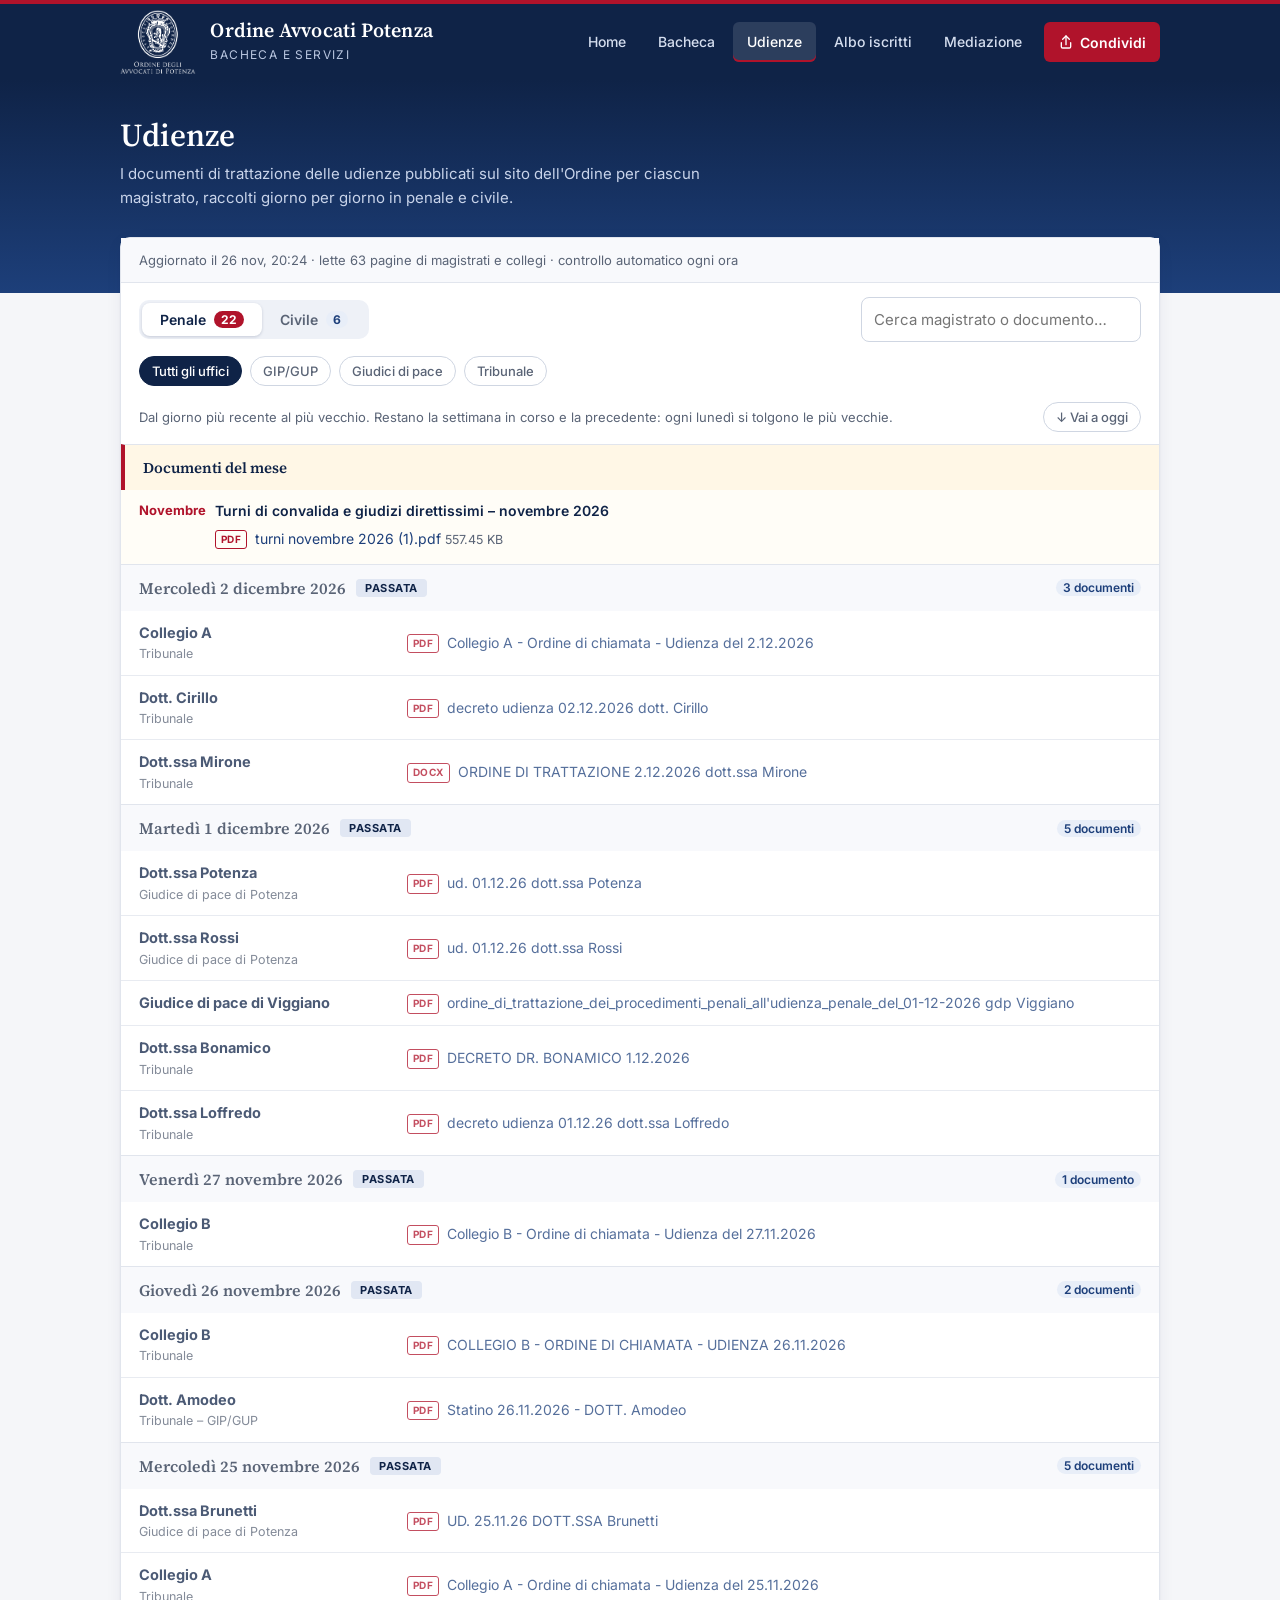
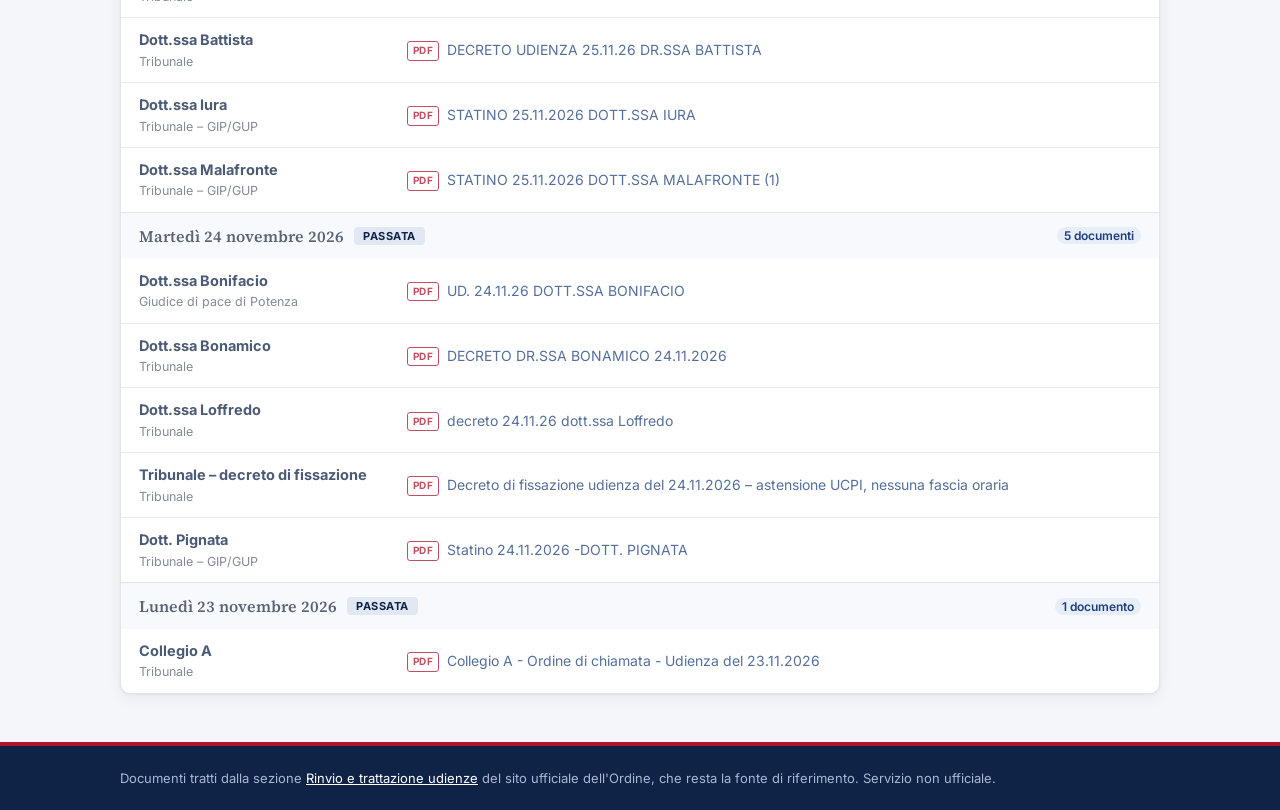
<file: site/udienze.html>
<!doctype html>
<html lang="it">
<head>
<meta charset="utf-8">
<meta name="viewport" content="width=device-width, initial-scale=1">
<title>Udienze · Ordine Avvocati Potenza</title>
<link rel="preconnect" href="https://fonts.googleapis.com">
<link href="https://fonts.googleapis.com/css2?family=Inter:wght@400;500;600;700&family=Source+Serif+4:wght@600&display=swap" rel="stylesheet">
<link rel="icon" href="favicon.ico">
<link rel="manifest" href="manifest.webmanifest">
<meta name="theme-color" content="#0f2347">
<meta name="description" content="Documenti di trattazione delle udienze penali e civili pubblicati dall'Ordine degli Avvocati di Potenza, giorno per giorno">
<meta name="apple-mobile-web-app-capable" content="yes">
<meta name="mobile-web-app-capable" content="yes">
<meta name="apple-mobile-web-app-title" content="Avvocati PZ">
<meta name="apple-mobile-web-app-status-bar-style" content="default">
<link rel="apple-touch-icon" href="img/apple-touch-icon.png">
<meta property="og:type" content="website">
<meta property="og:url" content="https://avvocati-bacheca-potenza.github.io/udienze.html">
<link rel="canonical" href="https://avvocati-bacheca-potenza.github.io/udienze.html">
<meta property="og:site_name" content="Ordine Avvocati Potenza">
<meta property="og:locale" content="it_IT">
<meta property="og:title" content="Udienze · Ordine Avvocati Potenza">
<meta property="og:description" content="Documenti di trattazione delle udienze penali e civili, giorno per giorno.">
<meta property="og:image" content="https://avvocati-bacheca-potenza.github.io/img/anteprima-social.jpg">
<meta property="og:image:width" content="1200">
<meta property="og:image:height" content="630">
<meta property="og:image:alt" content="Ordine Avvocati Potenza — bacheca annunci e albo degli iscritti">
<meta name="twitter:card" content="summary_large_image">
<link rel="stylesheet" href="style.css">
</head>
<body>
<header class="testata">
  <div class="contenitore">
    <a class="marchio" href="./">
      <img class="stemma" src="img/logo.png" alt="Logo Ordine degli Avvocati di Potenza" width="191" height="160">
      <span class="marchio-testo"><strong>Ordine Avvocati Potenza</strong><span>Bacheca e servizi</span></span>
    </a>
    <nav class="nav">
      <a href="./">Home</a>
      <a href="bacheca.html">Bacheca</a>
      <a href="udienze.html" aria-current="page">Udienze</a>
      <a href="albo.html">Albo<span class="nav-esteso"> iscritti</span></a>
      <a href="mediazione.html">Mediazione</a>
      <button class="nav-condividi" type="button" data-condividi aria-label="Condividi il link">
        <svg width="16" height="16" viewBox="0 0 24 24" fill="none" stroke="currentColor" stroke-width="2" stroke-linecap="round" stroke-linejoin="round" aria-hidden="true"><path d="M12 3v13"/><path d="M7 8l5-5 5 5"/><path d="M5 13v6a2 2 0 0 0 2 2h10a2 2 0 0 0 2-2v-6"/></svg>
        Condividi</button>
    </nav>
  </div>
</header>

<section class="intro">
  <div class="contenitore">
    <h1>Udienze</h1>
    <p>I documenti di trattazione delle udienze pubblicati sul sito dell'Ordine per ciascun magistrato, raccolti giorno per giorno in penale e civile.</p>
  </div>
</section>

<main>
  <div class="contenitore sovrapposto">
    <div class="scheda-box">
      <div class="barra-stato"><span id="stato-testo">Caricamento…</span></div>

      <div class="udienze-comandi">
        <div class="segmenti" role="tablist" aria-label="Tipo di udienza">
          <button class="segmento attivo" role="tab" aria-selected="true" data-tipo="penale">Penale <span class="conta" id="n-penale">0</span></button>
          <button class="segmento" role="tab" aria-selected="false" data-tipo="civile">Civile <span class="conta" id="n-civile">0</span></button>
        </div>
        <input type="search" id="cerca" placeholder="Cerca magistrato o documento…" aria-label="Cerca magistrato o documento">
      </div>
      <div class="filtri" id="uffici" aria-label="Filtra per ufficio"></div>
      <div class="passati">
        <span>Dal giorno più recente al più vecchio. Restano la settimana in corso e la precedente: ogni lunedì si tolgono le più vecchie.</span>
        <button type="button" class="chip" id="vai-oggi">↓ Vai a oggi</button>
      </div>

      <div id="comunicazioni" hidden></div>
      <div id="mensili" hidden></div>
      <div id="giorni"><p class="stato">Caricamento…</p></div>
    </div>
  </div>
</main>

<footer class="piede-pagina">
  <div class="contenitore">
    <span>Documenti tratti dalla sezione <a href="https://www.ordineavvocatipotenza.it/provvedimenti-di-rinvio-delle-udienze" target="_blank" rel="noopener">Rinvio e trattazione udienze</a> del sito ufficiale dell'Ordine, che resta la fonte di riferimento. Servizio non ufficiale.</span>
  </div>
</footer>

<script>
const $ = s => document.querySelector(s);
const esc = s => String(s ?? "").replace(/[&<>"']/g, c => ({"&":"&amp;","<":"&lt;",">":"&gt;",'"':"&quot;","'":"&#39;"}[c]));
const oggi = () => { const d = new Date(); return new Date(d - d.getTimezoneOffset() * 60000).toISOString().slice(0, 10); };
const piuGiorni = (iso, n) => { const d = new Date(iso + "T00:00:00Z"); d.setUTCDate(d.getUTCDate() + n); return d.toISOString().slice(0, 10); };
const maiuscola = s => s.charAt(0).toUpperCase() + s.slice(1);
const giornoLungo = iso => maiuscola(new Date(iso + "T00:00:00").toLocaleDateString("it-IT", {weekday: "long", day: "numeric", month: "long", year: "numeric"}));
// Si tengono la settimana in corso e quella precedente: la finestra parte dal lunedì della settimana scorsa.
const inizioFinestra = () => { const g = oggi(), dow = (new Date(g + "T00:00:00Z").getUTCDay() + 6) % 7; return piuGiorni(g, -dow - 7); };
const gruppoUfficio = u => /^Giudice di pace/.test(u) ? "Giudici di pace" : /GIP/.test(u) ? "GIP/GUP" : /Riesame/.test(u) ? "Riesame" : u;

let ultimaVisita = null;
try {
  ultimaVisita = localStorage.getItem("ultimaVisitaUdienze");
  localStorage.setItem("ultimaVisitaUdienze", new Date().toISOString());
} catch (e) {}
ultimaVisita = ultimaVisita ? new Date(ultimaVisita) : null;

let tutte = [], mensili = [], tipo = "penale", ufficio = "";
const fineMese = m => { const [a, me] = m.split("-").map(Number); return new Date(Date.UTC(a, me, 0)).toISOString().slice(0, 10); };
const inTipo = (d, t) => t === "civile" ? d.categoria !== "penale" : d.categoria === "penale";
const nuovo = d => ultimaVisita && d.rilevato_il && new Date(d.rilevato_il) > ultimaVisita;

function visibili(conUfficio) {
  const testo = $("#cerca").value.trim().toLowerCase();
  return tutte.filter(d => d.data >= inizioFinestra() &&
    (!conUfficio || !ufficio || gruppoUfficio(d.ufficio) === ufficio) &&
    (!testo || (d.magistrato + " " + d.ufficio + " " + d.titolo).toLowerCase().includes(testo)));
}

function rigaHtml(d) {
  const ext = (d.url.split(".").pop() || "file").toLowerCase().slice(0, 4);
  return `<li class="udienza">
    <div class="chi"><strong>${esc(d.magistrato || d.ufficio)}</strong>
      <span class="uff">${d.magistrato ? esc(d.ufficio) : ""}${d.categoria === "lavoro" ? ' <span class="pill-lavoro">Lavoro</span>' : ""}</span></div>
    <a class="doc" href="${esc(d.url)}" target="_blank" rel="noopener"><span class="tipo-file">${esc(ext)}</span>${esc(d.titolo)}</a>
    ${nuovo(d) ? '<span class="badge-nuovo">Nuovo</span>' : ""}
  </li>`;
}

// Documenti validi per un intero mese (es. i turni di convalida), non legati a una giornata.
function mostraMensili() {
  const box = $("#mensili"), lista = mensili.filter(d => inTipo(d, tipo) && fineMese(d.mese) >= inizioFinestra());
  box.hidden = !lista.length;
  box.innerHTML = lista.length ? `<h2 class="com-titolo">Documenti del mese</h2><ul class="com-lista">` + lista.map(d => {
    const nome = maiuscola(new Date(d.mese + "-01T00:00:00").toLocaleDateString("it-IT", {month: "long"}));
    const ext = (d.url.split(".").pop() || "file").toLowerCase().slice(0, 4);
    return `<li><span class="com-data">${esc(nome)}</span><div><a class="com-link" href="${esc(d.url)}" target="_blank" rel="noopener">${esc(d.titolo)}</a>
      <ul class="allegati"><li><a href="${esc(d.url)}" target="_blank" rel="noopener"><span class="tipo-file">${esc(ext)}</span>${esc(d.origine || d.titolo)}</a> <span class="dim">${esc(d.dimensione || "")}</span></li></ul></div></li>`;
  }).join("") + "</ul>" : "";
}

function mostra() {
  mostraMensili();
  const g = oggi();
  $("#n-penale").textContent = visibili(false).filter(d => inTipo(d, "penale")).length;
  $("#n-civile").textContent = visibili(false).filter(d => inTipo(d, "civile")).length;

  const inQuestoTipo = visibili(false).filter(d => inTipo(d, tipo));
  const gruppi = [...new Set(inQuestoTipo.map(d => gruppoUfficio(d.ufficio)))].sort();
  if (ufficio && !gruppi.includes(ufficio)) ufficio = "";
  $("#uffici").innerHTML = gruppi.length > 1
    ? `<button class="chip ${ufficio ? "" : "attivo"}" data-uff="">Tutti gli uffici</button>` +
      gruppi.map(u => `<button class="chip ${ufficio === u ? "attivo" : ""}" data-uff="${esc(u)}">${esc(u)}</button>`).join("")
    : "";

  const lista = visibili(true).filter(d => inTipo(d, tipo));
  if (!lista.length) {
    $("#giorni").innerHTML = `<p class="stato"><strong>Nessun documento di udienza ${tipo === "penale" ? "penale" : "civile"}</strong>
      Non ci sono documenti per questa ricerca.</p>`;
    return;
  }
  const perGiorno = {};
  lista.forEach(d => (perGiorno[d.data] = perGiorno[d.data] || []).push(d));
  // Ordine decrescente: prima il giorno più recente.
  $("#giorni").innerHTML = Object.keys(perGiorno).sort().reverse().map(iso => {
    const righe = perGiorno[iso].sort((a, b) => a.ufficio.localeCompare(b.ufficio) || a.magistrato.localeCompare(b.magistrato) || a.titolo.localeCompare(b.titolo));
    const etichetta = iso === g ? "Oggi" : iso === piuGiorni(g, 1) ? "Domani" : iso < g ? "Passata" : "";
    return `<section class="giorno ${iso < g ? "passato" : ""}" data-giorno="${iso}">
      <h2 class="giorno-titolo"><span>${esc(giornoLungo(iso))}</span>${etichetta ? `<span class="etichetta-giorno ${iso === g ? "oggi" : ""}">${etichetta}</span>` : ""}
        <span class="conta">${righe.length} ${righe.length === 1 ? "documento" : "documenti"}</span></h2>
      <ul class="udienze-lista">${righe.map(rigaHtml).join("")}</ul></section>`;
  }).join("");
}

// Notizie dell'Ordine che riguardano le udienze (escluse dalla bacheca): ultimi 30 giorni.
function mostraComunicazioni(lista) {
  const box = $("#comunicazioni");
  box.hidden = !lista.length;
  box.innerHTML = lista.length ? `<h2 class="com-titolo">Comunicazioni dell'Ordine sulle udienze</h2><ul class="com-lista">` +
    lista.map(n => `<li><span class="com-data">${esc(new Date(n.data + "T00:00:00").toLocaleDateString("it-IT", {day: "numeric", month: "short"}))}</span>
      <div><a class="com-link" href="${esc(n.link)}" target="_blank" rel="noopener">${esc(n.titolo)}</a>
      ${(n.allegati || []).length ? `<ul class="allegati">${n.allegati.map(a => `<li><a href="${esc(a.url)}" target="_blank" rel="noopener"><span class="tipo-file">${esc((a.nome.split(".").pop() || "file").slice(0, 4))}</span>${esc(a.nome)}</a>${a.dimensione ? ` <span class="dim">${esc(a.dimensione)}</span>` : ""}</li>`).join("")}</ul>` : ""}</div></li>`).join("") + "</ul>" : "";
}

async function caricaComunicazioni() {
  try {
    const r = await fetch("data/notizie.json", {cache: "no-cache"});
    if (!r.ok) throw new Error(r.status);
    const n = await r.json(), limite = inizioFinestra();
    mostraComunicazioni((n.notizie || []).filter(x => x.tipo === "udienze" && x.data >= limite));
  } catch (e) { mostraComunicazioni([]); }
}

async function carica() {
  caricaComunicazioni();
  try {
    const r = await fetch("data/udienze.json", {cache: "no-cache"});
    if (!r.ok) throw new Error(r.status);
    const d = await r.json();
    tutte = d.udienze || [];
    // Documenti della cartella «Udienze» non ancora pubblicati dall'Ordine: si aggiungono alle singole giornate;
    // appena l'Ordine pubblica un documento dello stesso magistrato nello stesso giorno, quello della cartella non si mostra più.
    try {
      const rl = await fetch("data/udienze_locali.json", {cache: "no-cache"});
      const locali = rl.ok ? (await rl.json()).documenti || [] : [];
      mensili = locali.filter(x => !x.data && x.mese);
      tutte = tutte.concat(locali.filter(x => x.data && !tutte.some(y => y.data === x.data && y.magistrato === x.magistrato)));
    } catch (e) {}
    const quando = d.aggiornato_il ? new Date(d.aggiornato_il).toLocaleString("it-IT", {day: "numeric", month: "short", hour: "2-digit", minute: "2-digit"}) : "—";
    $("#stato-testo").innerHTML = d.pagine_lette
      ? `Aggiornato il ${esc(quando)} · lette ${d.pagine_lette} pagine di magistrati e collegi · controllo automatico ogni ora`
      : "In attesa del primo aggiornamento dal sito dell'Ordine";
  } catch (e) {
    $("#stato-testo").innerHTML = '<span class="errore">Elenco udienze non disponibile</span>';
  }
  mostra();
}

carica();
setInterval(carica, 10 * 60 * 1000);
document.querySelectorAll(".segmento").forEach(b => b.addEventListener("click", () => {
  tipo = b.dataset.tipo;
  document.querySelectorAll(".segmento").forEach(x => { x.classList.toggle("attivo", x === b); x.setAttribute("aria-selected", x === b); });
  mostra();
}));
$("#uffici").addEventListener("click", e => { const b = e.target.closest("[data-uff]"); if (b) { ufficio = b.dataset.uff; mostra(); } });
$("#cerca").addEventListener("input", mostra);
$("#vai-oggi").addEventListener("click", () => {
  // Il giorno di oggi, oppure il più vicino nel passato se oggi non ci sono documenti.
  const g = oggi(), sezioni = [...document.querySelectorAll(".giorno")];
  const s = sezioni.find(x => x.dataset.giorno <= g);
  if (s) s.scrollIntoView({block: "start"});
});
</script>
<script src="app.js" defer></script>
</body>
</html>
</file>
<file: site/style.css>
:root {
  --navy: #0f2347;
  --blu: #1d3f7a;
  --blu-chiaro: #e8eef8;
  --rosso: #b0132b;
  --rosso-scuro: #8c0f22;
  --rosso-chiaro: #fbecee;
  --sfondo: #f5f6f9;
  --carta: #ffffff;
  --testo: #18202f;
  --tenue: #5a6476;
  --bordo: #e1e5ed;
  --ombra: 0 1px 2px rgba(15, 35, 71, .06), 0 4px 16px rgba(15, 35, 71, .06);
  --raggio: 10px;
  --serif: "Source Serif 4", Georgia, "Times New Roman", serif;
  --sans: "Inter", -apple-system, BlinkMacSystemFont, "Segoe UI", Roboto, sans-serif;
}

* { box-sizing: border-box; }
[hidden] { display: none !important; }
html { -webkit-text-size-adjust: 100%; }
body {
  margin: 0;
  background: var(--sfondo);
  color: var(--testo);
  font: 15px/1.55 var(--sans);
  min-height: 100vh;
  display: flex;
  flex-direction: column;
}
a { color: var(--blu); }
a:hover { color: var(--rosso); }

/* Header */
.testata {
  background: var(--navy);
  color: #fff;
  border-top: 4px solid var(--rosso);
}
.testata .contenitore {
  display: flex;
  align-items: center;
  justify-content: space-between;
  gap: 24px;
  min-height: 72px;
  flex-wrap: wrap;
}
.marchio { display: flex; align-items: center; gap: 14px; color: #fff; text-decoration: none; }
.marchio:hover { color: #fff; }
/* Logo dell'Ordine (blu su bianco, 191×160): invertito e fuso con la testata per apparire bianco su trasparente. */
.stemma {
  height: 64px; width: auto; flex: none; margin: 6px 0;
  filter: grayscale(1) invert(1) brightness(1.6);
  mix-blend-mode: screen;
}
.marchio-testo strong { display: block; font: 600 20px/1.15 var(--serif); letter-spacing: .2px; }
.marchio-testo span { font-size: 12px; letter-spacing: 1.4px; text-transform: uppercase; color: #b9c6e0; }
.nav { display: flex; gap: 4px; }
.nav a {
  color: #d5deef; text-decoration: none; font-weight: 500; font-size: 14px;
  padding: 9px 14px; border-radius: 6px;
}
.nav a:hover { color: #fff; background: rgba(255,255,255,.08); }
.nav a[aria-current="page"] { color: #fff; background: rgba(255,255,255,.12); box-shadow: inset 0 -2px 0 var(--rosso); }

.contenitore { width: 100%; max-width: 1080px; margin: 0 auto; padding: 0 20px; }

/* Intestazione di pagina */
.intro { background: linear-gradient(180deg, var(--navy) 0, var(--blu) 100%); color: #fff; padding: 36px 0 84px; }
.intro h1 { font: 600 32px/1.2 var(--serif); margin: 0 0 8px; }
.intro p { margin: 0; color: #c9d4ea; max-width: 640px; }
.sovrapposto { margin-top: -56px; }

main { flex: 1; padding-bottom: 48px; }

.scheda-box {
  background: var(--carta);
  border: 1px solid var(--bordo);
  border-radius: var(--raggio);
  box-shadow: var(--ombra);
}

/* Form */
.ricerca { padding: 22px; }
.griglia { display: grid; grid-template-columns: 2fr 1fr 1fr; gap: 14px; }
.griglia .largo { grid-column: span 2; }
label { display: block; font-size: 12.5px; font-weight: 600; color: var(--tenue); margin-bottom: 6px; letter-spacing: .2px; }
input, select, textarea {
  width: 100%; font: inherit; color: var(--testo);
  padding: 10px 12px; border: 1px solid #cfd6e2; border-radius: 8px; background: #fff;
}
textarea { min-height: 120px; resize: vertical; }
input:focus, select:focus, textarea:focus { outline: none; border-color: var(--blu); box-shadow: 0 0 0 3px rgba(29,63,122,.15); }
.azioni { display: flex; align-items: end; gap: 10px; }
.btn {
  display: inline-flex; align-items: center; justify-content: center; gap: 8px;
  font: 600 14px var(--sans); padding: 11px 18px; border-radius: 8px; cursor: pointer;
  border: 1px solid transparent; background: var(--rosso); color: #fff; white-space: nowrap;
}
.btn:hover { background: var(--rosso-scuro); }
.btn.secondario { background: #fff; color: var(--blu); border-color: #cfd6e2; }
.btn.secondario:hover { background: var(--blu-chiaro); }
.btn.piccolo { padding: 6px 12px; font-size: 13px; }
.btn:disabled { opacity: .55; cursor: default; }

/* Risultati */
.meta { display: flex; justify-content: space-between; align-items: center; gap: 12px; flex-wrap: wrap;
        margin: 26px 2px 10px; color: var(--tenue); font-size: 13.5px; }
.meta strong { color: var(--testo); }
.tabella { width: 100%; border-collapse: collapse; }
.tabella th { text-align: left; font-size: 12px; text-transform: uppercase; letter-spacing: .8px; color: var(--tenue);
              background: #f8f9fc; padding: 12px 16px; border-bottom: 1px solid var(--bordo); font-weight: 600; }
.tabella td { padding: 14px 16px; border-bottom: 1px solid var(--bordo); vertical-align: top; }
.tabella tr:last-child td { border-bottom: 0; }
.tabella tbody tr { cursor: pointer; }
.tabella tbody tr:hover td { background: #f7f9fd; }
.nominativo { font-weight: 600; color: var(--navy); }
.titolo-pref { display: inline-block; font-size: 11px; font-weight: 700; letter-spacing: .5px; text-transform: uppercase;
               padding: 2px 7px; border-radius: 4px; background: var(--blu-chiaro); color: var(--blu); margin-right: 8px; vertical-align: 1px; }
.titolo-pref.dott { background: var(--rosso-chiaro); color: var(--rosso); }
.paginazione { display: flex; justify-content: center; align-items: center; gap: 12px; padding: 16px; border-top: 1px solid var(--bordo); }
.stato { padding: 48px 20px; text-align: center; color: var(--tenue); }
.stato strong { display: block; color: var(--testo); font: 600 18px var(--serif); margin-bottom: 4px; }
.errore { color: var(--rosso); }

/* Pannello dettaglio */
.velo { position: fixed; inset: 0; background: rgba(15,35,71,.45); display: none; z-index: 20; }
.velo.aperto { display: block; }
.pannello {
  position: fixed; top: 0; right: 0; bottom: 0; width: min(460px, 100%); background: #fff; z-index: 21;
  transform: translateX(100%); transition: transform .22s ease; display: flex; flex-direction: column;
  box-shadow: -8px 0 32px rgba(15,35,71,.18);
}
.pannello.aperto { transform: none; }
.pannello header { background: var(--navy); color: #fff; padding: 22px 24px; border-top: 4px solid var(--rosso); position: relative; }
.pannello header h2 { font: 600 22px/1.25 var(--serif); margin: 0 36px 6px 0; }
.pannello header p { margin: 0; color: #c9d4ea; font-size: 13.5px; }
.chiudi { position: absolute; top: 16px; right: 16px; background: none; border: 0; color: #fff; font-size: 26px; cursor: pointer; line-height: 1; }
.pannello .corpo { padding: 8px 24px 24px; overflow-y: auto; }
.pannello dl { margin: 0; }
.pannello dt { font-size: 12px; font-weight: 600; letter-spacing: .4px; text-transform: uppercase; color: var(--tenue); margin-top: 16px; }
.pannello dd { margin: 3px 0 0; word-break: break-word; }

/* Annunci */
.filtri { display: flex; gap: 8px; flex-wrap: wrap; padding: 16px 18px; border-bottom: 1px solid var(--bordo); align-items: center; }
.chip { font: 500 13px var(--sans); padding: 6px 12px; border-radius: 999px; border: 1px solid #cfd6e2; background: #fff; color: var(--tenue); cursor: pointer; }
.chip:hover { border-color: var(--blu); color: var(--blu); }
.chip.attivo { background: var(--navy); border-color: var(--navy); color: #fff; }
.filtri input { max-width: 240px; margin-left: auto; padding: 7px 12px; }
.annunci { list-style: none; margin: 0; padding: 0; }
.annuncio { padding: 20px 22px; border-bottom: 1px solid var(--bordo); border-left: 4px solid transparent; }
.annuncio:last-child { border-bottom: 0; }
.annuncio.evidenza { border-left-color: var(--rosso); background: linear-gradient(90deg, var(--rosso-chiaro), #fff 60%); }
.annuncio .riga { display: flex; gap: 10px; align-items: center; flex-wrap: wrap; font-size: 12.5px; color: var(--tenue); margin-bottom: 6px; }
.categoria { font-weight: 600; color: var(--blu); text-transform: uppercase; letter-spacing: .6px; font-size: 11.5px; }
.fissato { font-weight: 700; color: var(--rosso); text-transform: uppercase; letter-spacing: .6px; font-size: 11.5px; }
.annuncio h3 { font: 600 19px/1.3 var(--serif); margin: 0 0 6px; color: var(--navy); }
.annuncio p { margin: 0; white-space: pre-line; }
.annuncio .piede { margin-top: 10px; font-size: 13px; color: var(--tenue); display: flex; gap: 16px; flex-wrap: wrap; }

.barra-stato { display: flex; justify-content: space-between; align-items: center; gap: 12px; flex-wrap: wrap;
               padding: 12px 18px; border-bottom: 1px solid var(--bordo); background: #f8f9fc; font-size: 13px; color: var(--tenue); }
.testo-nuovo { color: var(--rosso); }
.fonte-ordine { font-weight: 700; font-size: 11px; letter-spacing: .6px; text-transform: uppercase;
                padding: 2px 8px; border-radius: 4px; background: var(--navy); color: #fff; }
.badge-nuovo { font-weight: 700; font-size: 11px; letter-spacing: .6px; text-transform: uppercase;
               padding: 2px 8px; border-radius: 4px; background: var(--rosso); color: #fff; }
.annuncio.novita { border-left-color: var(--rosso); background: linear-gradient(90deg, var(--rosso-chiaro), #fff 60%); }
.titolo-link { color: inherit; text-decoration: none; }
.titolo-link:hover { color: var(--rosso); text-decoration: underline; }
.allegati { list-style: none; margin: 10px 0 0; padding: 0; display: grid; gap: 6px; }
.allegati a { text-decoration: none; font-size: 14px; word-break: break-word; }
.allegati a:hover { text-decoration: underline; }
.tipo-file { display: inline-block; font-size: 10px; font-weight: 700; text-transform: uppercase; letter-spacing: .4px;
             padding: 1px 5px; margin-right: 8px; border-radius: 3px; border: 1px solid var(--rosso); color: var(--rosso); vertical-align: 1px; }
.dim { color: var(--tenue); font-size: 12.5px; }

/* Annunci con immagine: testo a sinistra, piccola anteprima a destra; al clic si ingrandisce */
.con-immagine { display: grid; grid-template-columns: 1fr 110px; gap: 20px; align-items: start; }
.annuncio-img { position: relative; display: block; border-radius: 6px; overflow: hidden; border: 1px solid var(--bordo);
                box-shadow: var(--ombra); cursor: zoom-in; }
.annuncio-img img { display: block; width: 100%; height: auto; }
.annuncio-img .lente { position: absolute; left: 0; right: 0; bottom: 0; padding: 4px 0; text-align: center;
                       font-size: 11px; font-weight: 600; color: #fff; background: rgba(15,35,71,.78); }
.annuncio-img:hover { border-color: var(--blu); }
@media (max-width: 760px) {
  .con-immagine { grid-template-columns: 1fr 84px; gap: 14px; }
}

.ingrandita { position: fixed; inset: 0; z-index: 30; background: rgba(10,20,40,.88);
              display: flex; align-items: center; justify-content: center; padding: 48px 16px 16px; cursor: zoom-out; }
.ingrandita[hidden] { display: none; }
.ingrandita img { max-width: 100%; max-height: 100%; border-radius: 6px; box-shadow: 0 12px 48px rgba(0,0,0,.5); cursor: default; }
.ingrandita .chiudi { top: 10px; right: 16px; font-size: 34px; }

/* Pulsante "Condividi" nella barra di navigazione */
.nav-condividi {
  display: inline-flex; align-items: center; gap: 6px; margin-left: 4px;
  font: 600 14px var(--sans); color: #fff; background: var(--rosso); border: 0; border-radius: 6px;
  padding: 9px 14px; cursor: pointer;
}
.nav-condividi:hover { background: var(--rosso-scuro); }
.avviso-breve {
  position: fixed; left: 50%; bottom: calc(24px + env(safe-area-inset-bottom)); transform: translateX(-50%); z-index: 40;
  background: var(--navy); color: #fff; font-size: 14px; padding: 10px 16px; border-radius: 8px;
  box-shadow: 0 8px 28px rgba(15,35,71,.3);
}

/* Invito a installare la web app (prima visita) */
.installa {
  position: fixed; left: 16px; right: 16px; bottom: calc(16px + env(safe-area-inset-bottom)); z-index: 25;
  max-width: 560px; margin: 0 auto; display: flex; align-items: center; gap: 14px; flex-wrap: wrap;
  padding: 14px 16px; background: #fff; border: 1px solid var(--bordo); border-top: 4px solid var(--rosso);
  border-radius: var(--raggio); box-shadow: 0 10px 40px rgba(15,35,71,.28);
}
.installa img { border-radius: 10px; border: 1px solid var(--bordo); flex: none; }
.installa-testo { flex: 1; min-width: 180px; font-size: 13.5px; color: var(--tenue); }
.installa-testo strong { display: block; color: var(--navy); font-size: 15px; }
.installa-bottoni { display: flex; gap: 8px; margin-left: auto; }
.icona-condividi { display: inline-block; padding: 0 4px; border: 1px solid #cfd6e2; border-radius: 4px; color: var(--blu); }

/* In modalità app (installata) si rispettano le aree sicure dei telefoni */
@media (display-mode: standalone) {
  .testata { padding-top: env(safe-area-inset-top); }
}

/* Home: logo grande, recapiti, servizi */
.home-hero { background: linear-gradient(180deg, var(--navy) 0, var(--blu) 100%); padding: 36px 0 96px; }
.home-hero .contenitore { display: flex; justify-content: center; }
.logo-grande {
  width: min(320px, 72vw); height: auto; background: #fff; padding: 22px 30px; box-sizing: content-box;
  border-radius: 16px; box-shadow: 0 16px 48px rgba(0,0,0,.28);
}
.home-sezione { margin-top: 36px; }
.home-hero + main .home-sezione:first-child { margin-top: -56px; }
.home-sezione h2 { font: 600 22px var(--serif); color: var(--navy); margin: 0 0 14px; }
.home-hero + main .home-sezione:first-child h2 { color: #fff; }
.ico { width: 16px; height: 16px; flex: none; fill: none; stroke: var(--rosso); stroke-width: 2;
       stroke-linecap: round; stroke-linejoin: round; vertical-align: -2px; }
/* Recapiti su un'unica riga: uno slot per voce, separati da linee sottili */
.recapiti-riga {
  list-style: none; margin: 0; padding: 0; display: grid;
  grid-template-columns: repeat(5, auto);
  background: var(--carta); border: 1px solid var(--bordo); border-radius: var(--raggio); box-shadow: var(--ombra); overflow: hidden;
}
.recapiti-riga li {
  display: grid; grid-template-columns: 16px 1fr; column-gap: 8px; row-gap: 4px; align-content: start;
  padding: 16px 15px; border-left: 1px solid var(--bordo); min-width: 0;
}
.recapiti-riga li:first-child { border-left: 0; }
.recapiti-riga .ico { margin-top: 1px; }
.recapiti-riga .etichetta { font-size: 11.5px; font-weight: 700; letter-spacing: .7px; text-transform: uppercase; color: var(--tenue); }
.recapiti-riga a { grid-column: 2; font-size: 14px; font-weight: 600; color: var(--navy); text-decoration: none; white-space: nowrap; line-height: 1.4; }
.recapiti-riga a:hover { color: var(--rosso); text-decoration: underline; }
.recapiti-riga .valore { grid-column: 2; font-size: 14px; font-weight: 600; color: var(--navy); line-height: 1.4; }
/* Variante con sette voci (mediazione): su schermi larghi due righe da quattro slot */
@media (min-width: 1101px) {
  .recapiti-riga.fitta { grid-template-columns: minmax(0, .95fr) minmax(0, .6fr) minmax(0, 1.4fr) minmax(0, 1.5fr); }
  .recapiti-riga.fitta li { border-left: 1px solid var(--bordo); border-top: 1px solid var(--bordo); }
  .recapiti-riga.fitta li:nth-child(-n+4) { border-top: 0; }
  .recapiti-riga.fitta li:nth-child(4n+1) { border-left: 0; }
  .recapiti-riga.fitta li:last-child { grid-column: span 2; }
  .recapiti-riga.fitta a { white-space: normal; overflow-wrap: anywhere; }
}
/* Schermi medi: le cinque voci non stanno su una riga, si passa a due colonne */
@media (max-width: 1100px) and (min-width: 561px) {
  .recapiti-riga { grid-template-columns: 1fr 1fr; }
  .recapiti-riga li { border-left: 0; border-top: 1px solid var(--bordo); }
  .recapiti-riga li:nth-child(-n+2) { border-top: 0; }
  .recapiti-riga li:nth-child(even) { border-left: 1px solid var(--bordo); }
  .recapiti-riga li:last-child { grid-column: span 2; }
}
.servizi { display: grid; grid-template-columns: repeat(3, 1fr); gap: 14px; }
.servizio {
  display: flex; flex-direction: column; gap: 4px; padding: 16px 18px; background: var(--carta); text-decoration: none;
  border: 1px solid var(--bordo); border-radius: var(--raggio); box-shadow: var(--ombra); color: var(--testo);
}
.servizio:hover { border-color: var(--blu); color: var(--testo); }
.servizio strong { display: flex; align-items: center; gap: 8px; font: 600 17px var(--serif); color: var(--navy); }
.servizio span { color: var(--tenue); font-size: 13.5px; flex: 1; }
.servizio em { font-style: normal; font-weight: 600; color: var(--blu); font-size: 13.5px; }
main:has(.home-sezione) { padding-bottom: 56px; }

/* Mediazione */
.btn-grande { font-size: 15.5px; padding: 13px 22px; text-decoration: none; }
.btn-grande:hover { color: #fff; }
/* Pagina mediazione: riquadri affiancati e bilanciati */
.med-riga { display: grid; grid-template-columns: 1fr 340px; gap: 20px; align-items: stretch; margin-top: 20px; }
.med-riga-costi { grid-template-columns: 1.2fr 1fr; }
.med-riga > * { min-width: 0; }
.med-colonna { display: grid; grid-template-rows: auto 1fr; gap: 20px; min-width: 0; }
.modulistica-cta { display: flex; flex-direction: column; justify-content: center; border-top: 4px solid var(--rosso); }
.modulistica-cta p { color: var(--tenue); font-size: 14px; }
.modulistica-cta .btn { margin-top: 4px; }
.sezione a { overflow-wrap: anywhere; }
.sezione { padding: 18px 22px; }
.sezione h2 { font: 600 19px var(--serif); color: var(--navy); margin: 0 0 12px; }
.sezione h3 { font: 600 16px var(--sans); color: var(--navy); margin: 20px 0 6px; }
.sezione p { margin: 0 0 10px; }
.sezione .nota { font-size: 13px; color: var(--tenue); margin-top: 16px; }
.passi-brevi { list-style: none; margin: 0 0 8px; padding: 0; display: grid; grid-template-columns: repeat(3, 1fr); gap: 10px; counter-reset: passo; }
.passi-brevi li { counter-increment: passo; padding: 12px 14px; background: #f8f9fc; border: 1px solid var(--bordo);
                  border-radius: 8px; font-size: 13.5px; line-height: 1.45; color: var(--tenue); min-width: 0; }
.passi-brevi li::before { content: counter(passo); display: flex; align-items: center; justify-content: center; width: 22px; height: 22px;
                          margin-bottom: 8px; border-radius: 50%; background: var(--rosso); color: #fff; font-size: 12.5px; font-weight: 700; }
.passi-brevi strong { display: block; margin-bottom: 3px; font-size: 14.5px; color: var(--navy); }
.dettaglio { border-top: 1px solid var(--bordo); }
.dettaglio summary { display: flex; align-items: center; justify-content: space-between; gap: 12px; padding: 11px 2px; cursor: pointer;
                     list-style: none; font-size: 14.5px; font-weight: 600; color: var(--navy); }
.dettaglio summary::-webkit-details-marker { display: none; }
.dettaglio summary::after { content: "+"; font-size: 20px; font-weight: 400; line-height: 1; color: var(--rosso); }
.dettaglio[open] summary::after { content: "\2013"; }
.dettaglio summary:hover { color: var(--rosso); }
.dettaglio summary:focus-visible { outline: 2px solid var(--blu); outline-offset: 2px; border-radius: 4px; }
.dettaglio > ul { margin: 0 0 12px; padding-left: 20px; display: grid; gap: 5px; font-size: 14px; }
.dettaglio > ul li::marker { color: var(--rosso); }
.dettaglio > p { margin: 0 0 12px; font-size: 14px; }
.tabella-scorre { overflow-x: auto; margin: 6px 0 12px; }
.tabella-costi { width: 100%; table-layout: fixed; border-collapse: collapse; font-size: 13.5px; font-variant-numeric: tabular-nums; }
.tabella-costi col:first-child, .tabella-costi th[rowspan] { width: 40%; }
.tabella-costi thead th { padding: 8px 14px; font-size: 11px; font-weight: 700; letter-spacing: .5px; text-transform: uppercase; color: var(--tenue);
                          background: #f8f9fc; text-align: right; vertical-align: bottom; }
.tabella-costi thead th[rowspan] { text-align: left; border-bottom: 1px solid var(--bordo); }
.tabella-costi thead th.gruppo { text-align: center; padding-bottom: 5px; border-bottom: 1px solid var(--bordo); }
.tabella-costi thead tr:last-child th { border-bottom: 1px solid var(--bordo); line-height: 1.3; }
.tabella-costi tbody th { padding: 9px 14px; font-weight: 400; text-align: left; white-space: nowrap; color: var(--testo); border-bottom: 1px solid var(--bordo); }
.tabella-costi td { padding: 9px 14px; text-align: right; font-weight: 600; color: var(--navy); white-space: nowrap; border-bottom: 1px solid var(--bordo); }
.tabella-costi tbody tr:last-child th, .tabella-costi tbody tr:last-child td { border-bottom: 0; }
.tabella-costi tbody tr:nth-child(even) { background: #fafbfd; }
.solo-lettori { position: absolute; width: 1px; height: 1px; overflow: hidden; clip: rect(0 0 0 0); white-space: nowrap; }
.dati-pagamento { margin: 0; display: grid; gap: 2px; font-size: 14.5px; }
.dati-pagamento dt { margin-top: 8px; font-size: 11.5px; font-weight: 700; letter-spacing: .7px; text-transform: uppercase; color: var(--tenue); }
.dati-pagamento dt:first-child { margin-top: 0; }
.dati-pagamento dd { margin: 0; overflow-wrap: anywhere; }
.copia-box { display: flex; align-items: center; justify-content: space-between; gap: 12px; width: 100%; margin-top: 3px; padding: 9px 12px;
             font: inherit; text-align: left; color: var(--navy); background: #f6f8fb; border: 1px solid #cfd6e2; border-radius: 8px; cursor: pointer;
             transition: background .15s, border-color .15s; }
.copia-box:hover { background: var(--blu-chiaro); border-color: var(--blu); }
.copia-box:focus-visible { outline: 2px solid var(--blu); outline-offset: 2px; }
.copia-box .codice { font-size: 14px; overflow-wrap: anywhere; }
.copia-box svg { width: 16px; height: 16px; flex: none; fill: none; stroke: var(--tenue); stroke-width: 2; stroke-linecap: round; stroke-linejoin: round; }
.copia-box .i-ok { display: none; stroke: #1b6b3f; }
.copia-box.fatto { background: #e7f5ec; border-color: #7fbf9b; }
.copia-box.fatto .i-copia { display: none; }
.copia-box.fatto .i-ok { display: block; }
.copiato { display: block; min-height: 18px; margin-top: 4px; font-size: 12.5px; font-weight: 600; color: #1b6b3f; opacity: 0; transition: opacity .15s; }
.copiato.visibile { opacity: 1; }
.copiato.non-copiato { color: var(--rosso); }
.codice { font-family: ui-monospace, SFMono-Regular, Menlo, monospace; font-weight: 600; color: var(--navy); }
.documenti { list-style: none; margin: 0 0 16px; padding: 0; display: grid; gap: 10px; font-size: 14.5px; }
.documenti a { text-decoration: none; }
.documenti a:hover { text-decoration: underline; }
.tutta-larghezza { width: 100%; text-decoration: none; }

@media (max-width: 860px) {
  .servizi { grid-template-columns: 1fr; }
  /* Schermi stretti: una voce per riga, etichetta e valore affiancati */
  .recapiti-riga { grid-template-columns: 1fr; }
  .recapiti-riga li { grid-template-columns: 16px 74px 1fr; align-items: start; border-left: 0; border-top: 1px solid var(--bordo); padding: 12px 16px; }
  .recapiti-riga li:first-child { border-top: 0; }
  .recapiti-riga .etichetta { padding-top: 2px; }
  .recapiti-riga a, .recapiti-riga .valore { grid-column: 3; white-space: normal; overflow-wrap: anywhere; }
  .med-riga, .med-riga-costi { grid-template-columns: 1fr; }
  .med-colonna { display: contents; }
  .modulistica-cta { order: -1; }
  .modulistica-cta .btn { width: auto; align-self: flex-start; }
  .passi-brevi { grid-template-columns: 1fr; }
}
@media (max-width: 560px) {
  .tabella-costi { font-size: 13px; }
  .tabella-costi thead th, .tabella-costi tbody th, .tabella-costi td { padding-left: 8px; padding-right: 8px; }
  .tabella-costi tbody th { white-space: normal; }
  .tabella-costi col:first-child, .tabella-costi th[rowspan] { width: 30%; }
  .tabella-costi thead th, .tabella-costi td { padding-left: 5px; padding-right: 7px; }
  .tabella-costi thead th[rowspan], .tabella-costi tbody th { padding-left: 8px; }
  .tabella-costi thead th { font-size: 11.5px; font-weight: 600; letter-spacing: 0; text-transform: none; }
  .tabella-costi thead th.gruppo { text-transform: uppercase; font-size: 10.5px; letter-spacing: .5px; }
  .nav { gap: 0; }
  .nav a[href="./"] { display: none; }  /* su telefono basta il logo per tornare alla home */
  .nav a { padding: 8px 7px; font-size: 13.5px; }
  .nav-esteso { display: none; }
  .nav-condividi { font-size: 0; gap: 0; padding: 9px 11px; }
  .recapiti-riga li { padding: 14px; }
  .recapiti-riga.fitta li { grid-template-columns: 16px 98px 1fr; padding: 12px 16px; }
  .recapiti-riga a, .recapiti-riga .valore { font-size: 14px; }
}

/* Udienze: schede penale/civile, giorni e documenti per magistrato */
.udienze-comandi { display: flex; align-items: center; justify-content: space-between; gap: 14px; flex-wrap: wrap; padding: 14px 18px; }
.udienze-comandi input { max-width: 280px; }
.segmenti { display: inline-flex; padding: 3px; background: #eef1f7; border-radius: 10px; }
.segmento { display: inline-flex; align-items: center; gap: 8px; padding: 8px 18px; font: 600 14px var(--sans); color: var(--tenue);
            background: none; border: 0; border-radius: 8px; cursor: pointer; }
.segmento.attivo { background: #fff; color: var(--navy); box-shadow: 0 1px 3px rgba(15,35,71,.18); }
.segmento .conta, .giorno-titolo .conta { min-width: 22px; padding: 1px 7px; font-size: 12px; font-weight: 700; text-align: center;
                                          color: var(--blu); background: var(--blu-chiaro); border-radius: 999px; }
.segmento.attivo .conta { color: #fff; background: var(--rosso); }
#uffici { border-bottom: 0; padding-top: 0; }
#uffici:empty { display: none; }
.passati { display: flex; align-items: center; justify-content: space-between; gap: 12px; flex-wrap: wrap; padding: 0 18px 12px; font-size: 13px; color: var(--tenue); }
.giorno { border-top: 1px solid var(--bordo); }
.giorno-titolo { display: flex; align-items: center; gap: 10px; flex-wrap: wrap; margin: 0; padding: 12px 18px; background: #f8f9fc;
                 font: 600 16px var(--serif); color: var(--navy); }
.giorno-titolo .conta { margin-left: auto; font-family: var(--sans); font-weight: 600; }
.etichetta-giorno { padding: 2px 9px; font: 700 11px var(--sans); letter-spacing: .5px; text-transform: uppercase; color: var(--navy); background: #e1e7f3; border-radius: 4px; }
.etichetta-giorno.oggi { color: #fff; background: var(--rosso); }
.giorno.passato .giorno-titolo { color: var(--tenue); }
.giorno.passato .udienze-lista { opacity: .75; }
.udienze-lista { list-style: none; margin: 0; padding: 0; }
.udienza { display: grid; grid-template-columns: minmax(180px, 250px) 1fr auto; gap: 6px 18px; align-items: center; padding: 11px 18px; border-top: 1px solid var(--bordo); }
.udienza:first-child { border-top: 0; }
.udienza .chi { display: flex; flex-direction: column; min-width: 0; }
.udienza .chi strong { color: var(--navy); font-size: 14.5px; }
.udienza .uff { font-size: 12.5px; color: var(--tenue); }
.pill-lavoro { padding: 1px 6px; font-size: 10.5px; font-weight: 700; text-transform: uppercase; color: var(--blu); background: var(--blu-chiaro); border-radius: 4px; }
.udienza .doc { font-size: 14px; text-decoration: none; overflow-wrap: anywhere; }
.udienza .doc:hover { text-decoration: underline; }
@media (max-width: 760px) {
  .udienze-comandi input { max-width: none; width: 100%; }
  .udienza { grid-template-columns: 1fr auto; }
  .udienza .doc { grid-column: 1 / -1; }
}

.com-titolo { margin: 0; padding: 12px 18px; background: #fff7e6; border-top: 1px solid var(--bordo); border-left: 4px solid var(--rosso);
              font: 600 15px var(--serif); color: var(--navy); }
.com-lista { list-style: none; margin: 0; padding: 0 18px 4px; background: #fffdf7; }
.com-lista > li { display: grid; grid-template-columns: 64px 1fr; gap: 12px; padding: 10px 0; border-top: 1px solid var(--bordo); font-size: 14px; }
.com-lista > li:first-child { border-top: 0; }
.com-data { font-weight: 700; color: var(--rosso); font-size: 13px; }
.com-link { font-weight: 600; color: var(--navy); text-decoration: none; }
.com-link:hover { text-decoration: underline; }
.com-lista .allegati { margin-top: 6px; }

/* Albo ufficiale incorporato */
.albo-box { overflow: hidden; }
.albo-frame { display: block; width: 100%; height: 1000px; border: 0; background: #fff; }

/* Admin */
.admin-griglia { display: grid; grid-template-columns: 380px 1fr; gap: 20px; align-items: start; }
.admin-griglia form { padding: 20px; display: grid; gap: 14px; }
.admin-griglia h2 { font: 600 18px var(--serif); margin: 0; color: var(--navy); }
.due { display: grid; grid-template-columns: 1fr 1fr; gap: 12px; }
.check { display: flex; gap: 8px; align-items: center; font-weight: 500; color: var(--testo); font-size: 14px; margin: 0; }
.check input { width: auto; }
.riga-admin { display: flex; justify-content: space-between; gap: 12px; align-items: start; }
.riga-admin .bottoni { display: flex; gap: 6px; flex: none; }
.scaduto { opacity: .55; }
.login { max-width: 380px; margin: 0 auto; padding: 24px; display: grid; gap: 14px; }

/* Footer */
.piede-pagina { background: var(--navy); color: #a9b7d3; font-size: 13px; padding: 22px 0; border-top: 4px solid var(--rosso); }
.piede-pagina a { color: #fff; }
.piede-pagina .contenitore { display: flex; justify-content: space-between; gap: 16px; flex-wrap: wrap; }

@media (max-width: 760px) {
  .contenitore { padding: 0 16px; }
  .intro { padding: 26px 0 76px; }
  .intro h1 { font-size: 26px; }
  .griglia, .admin-griglia, .due { grid-template-columns: 1fr; }
  .griglia .largo { grid-column: auto; }
  .tabella thead { display: none; }
  .tabella tr { display: block; border-bottom: 1px solid var(--bordo); padding: 12px 16px; }
  .tabella td { display: block; padding: 2px 0; border: 0; }
  .tabella td.foro { color: var(--tenue); font-size: 13px; }
  .filtri input { max-width: none; margin-left: 0; }
  .nav { width: 100%; padding-bottom: 10px; overflow-x: auto; flex-wrap: nowrap; scrollbar-width: none; }
  .nav::-webkit-scrollbar { display: none; }
  .nav a { white-space: nowrap; padding: 8px 11px; flex: none; }
  .nav-condividi { flex: none; white-space: nowrap; padding: 8px 12px; margin-left: auto; }
}
</file>
